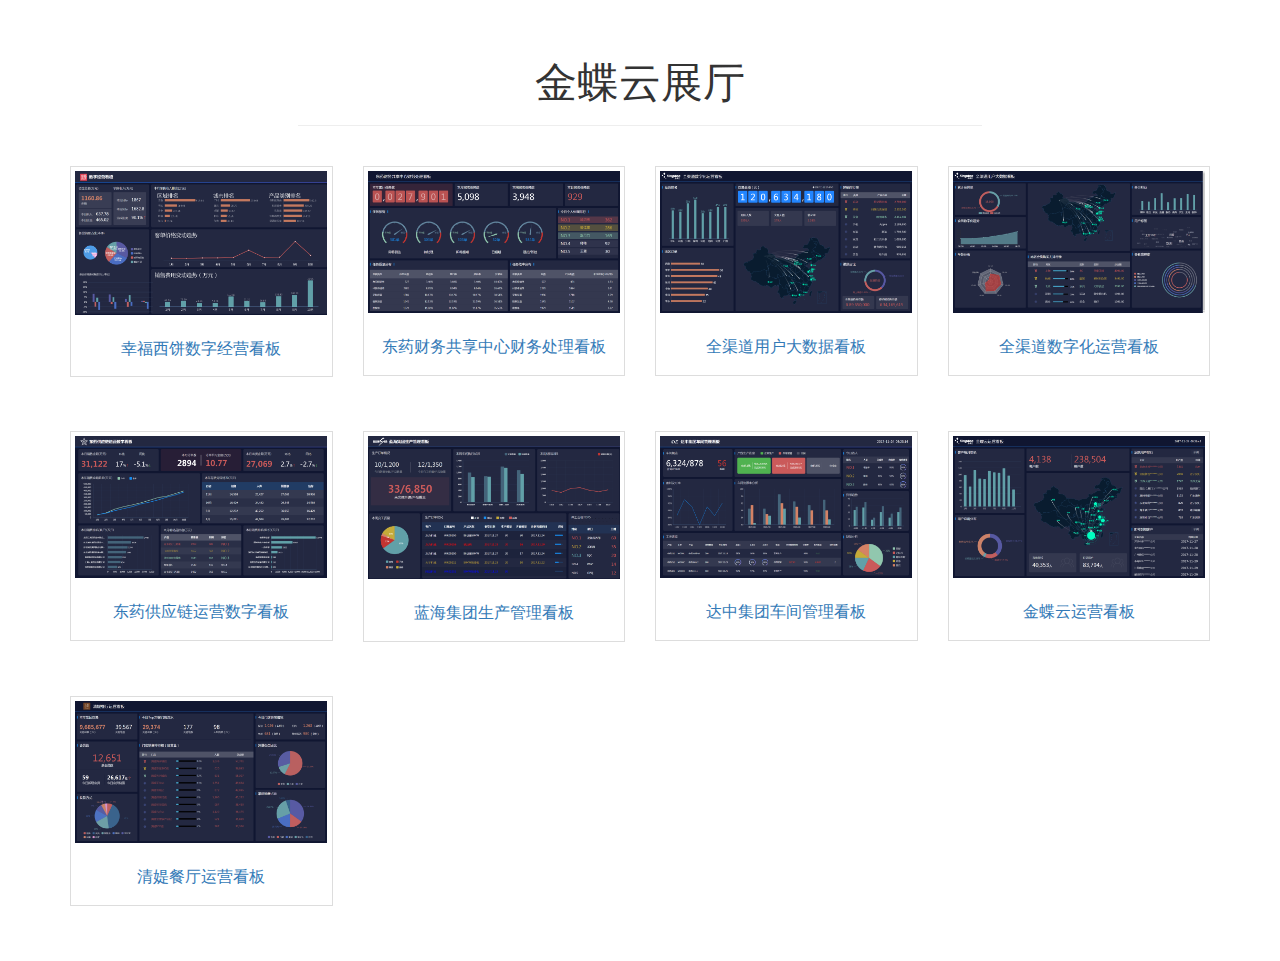
<file: Index.html>
﻿<!DOCTYPE html>
<html>
<head>
    <meta charset="utf-8">
    <title>金蝶云展厅</title>
    <link rel="stylesheet" type="text/css" href="common/css/bootstrap.min.css">
    <link rel="stylesheet" type="text/css" href="common/css/style.css">

</head>
<body style="background-color: #fff">
    <div class="container">

        <div class="page-header projects-header">
            <h2>金蝶云展厅</h2>
        </div>

        <div class="row projects-row">
            <div class="col-sm-6 col-md-4 col-lg-3 project-item">
                <div class="thumbnail">
                    <a href="happinesscake/index.html">
                        <img class="lazy" src="common/image/happinesscake.png">
                    </a><!-- target="_blank" -->
                    <div class="caption">
                        <h3>
                            <a href="happinesscake/index.html">幸福西饼数字经营看板</a>
                        </h3>
                    </div>
                </div>
            </div>

            <div class="col-sm-6 col-md-4 col-lg-3 project-item">
                <div class="thumbnail">
                    <a href="dongyao/index.html">
                        <img class="lazy" src="common/image/dongyao.png">
                    </a>
                    <div class="caption">
                        <h3>
                            <a href="dongyao/index.html">东药财务共享中心财务处理看板</a>
                        </h3>
                    </div>
                </div>
            </div>

            <div class="col-sm-6 col-md-4 col-lg-3 project-item">
                <div class="thumbnail">
                    <a href="ecc/index.html">
                        <img class="lazy" src="common/image/ecc1.png">
                    </a>
                    <div class="caption">
                        <h3>
                            <a href="ecc/index.html">全渠道用户大数据看板</a>
                        </h3>
                    </div>
                </div>
            </div>

            <div class="col-sm-6 col-md-4 col-lg-3 project-item">
                <div class="thumbnail">
                    <a href="ecc/index2.html">
                        <img class="lazy" src="common/image/ecc2.png">
                    </a>
                    <div class="caption">
                        <h3>
                            <a href="ecc/index2.html">全渠道数字化运营看板</a>
                        </h3>
                    </div>
                </div>
            </div>

            <div class="col-sm-6 col-md-4 col-lg-3 project-item">
                <div class="thumbnail">
                    <a href="dongyaoscm/index.html">
                        <img class="lazy" src="common/image/dongyaoscm.png">
                    </a>
                    <div class="caption">
                        <h3>
                            <a href="dongyaoscm/index.html">东药供应链运营数字看板</a>
                        </h3>
                    </div>
                </div>
            </div>

            <div class="col-sm-6 col-md-4 col-lg-3 project-item">
                <div class="thumbnail">
                    <a href="MANUFACTURE/index.html">
                        <img class="lazy" src="common/image/mfg.png">
                    </a>
                    <div class="caption">
                        <h3>
                            <a href="MANUFACTURE/index.html">蓝海集团生产管理看板</a>
                        </h3>
                    </div>
                </div>
            </div>

            <div class="col-sm-6 col-md-4 col-lg-3 project-item">
                <div class="thumbnail">
                    <a href="bsWorkshop/index.html">
                        <img class="lazy" src="common/image/lhmfg.png">
                    </a>
                    <div class="caption">
                        <h3>
                            <a href="bsWorkshop/index.html">达中集团车间管理看板</a>
                        </h3>
                    </div>
                </div>
            </div>

            <div class="col-sm-6 col-md-4 col-lg-3 project-item">
                <div class="thumbnail">
                    <a href="BASE/index.html">
                        <img class="lazy" src="common/image/base.png">
                    </a>
                    <div class="caption">
                        <h3>
                            <a href="BASE/index.html">金蝶云运营看板</a>
                        </h3>
                    </div>
                </div>
            </div>

            <div class="col-sm-6 col-md-4 col-lg-3 project-item">
                <div class="thumbnail">
                    <a href="cy/index.html">
                        <img class="lazy" src="common/image/cy.png">
                    </a><!-- target="_blank" -->
                    <div class="caption">
                        <h3>
                            <a href="cy/index.html">清媞餐厅运营看板</a>
                        </h3>
                    </div>
                </div>
            </div>
        </div>
    </div>
</body>
</html>
</file>
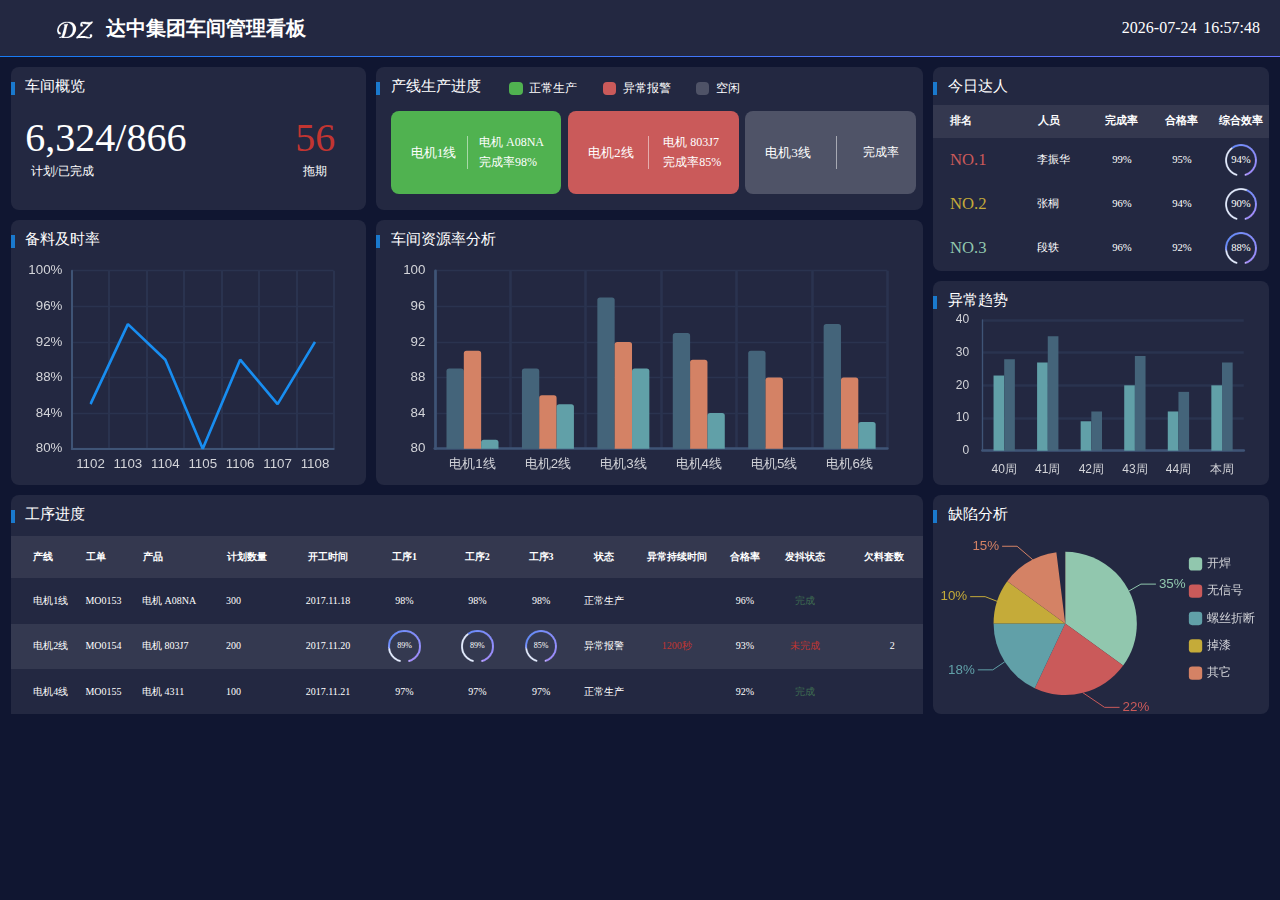
<file: bsWorkshop/index.html>
<!DOCTYPE html>
<html lang="en">
<head>
    <meta charset="UTF-8">
    <title>达中集团车间管理看板</title>
    <script>
    var setPro = 1;
        (function(doc, win) {
            var docEl = doc.documentElement,
                resizeEvt = 'orientationchange' in window ? 'orientationchange' : 'resize',
                recalc = function() {
                    var clientWidth = docEl.clientWidth;
                    if (!clientWidth) return;
                    setPro = clientWidth / 960;
                    docEl.style.fontSize = 10 * (clientWidth / 960) + 'px';
                };
                recalc();
            if (!doc.addEventListener) return;
            win.addEventListener(resizeEvt, recalc, false);
            doc.addEventListener('DOMContentLoaded', recalc, false);
        })(document, window);
    </script>
    <script src="js/jquery.min.js"></script>
    <script src="js/echarts.min.js"></script>
    <link rel="stylesheet" href="css/bsWorkshopRem.css">
</head>
<body>
    <div class="container">
        <div class="header">
          <div class="header_left">
            <div class="logo"></div>
            <h3>达中集团车间管理看板</h3>
          </div>
          <div class="header_right">
            <span id="date"></span><span id="time"></span>
          </div>
        </div>
        <div class="hr_2"></div>
        <div class="content">
            <div class="top">
                <div class="top_left">
                	<div class="top_left_small">
                		<h4 class="wrap_h4">车间概览</h4>
                		<div class="top_left_item_cont">
                			<div class="cont_left">
                				<p><span class="plan" Id =“plan”>6,324</span>/<span class="achieve">866</span></p>
                				<p class="small_fs">计划/已完成</p>
                			</div>
                			<div class="cont_right">
                				<p><span class="delay">56</span></p>
                				<p class="small_fs">拖期</p>
                			</div>
                		</div>
                	</div>
                	<div class="top_left_big">
                        <h4 class="chart_h4 wrap_h4">备料及时率</h4>
                		<div id="timeliness"></div>
                	</div>
                </div>
                <div class="top_middle">   
                	<div class="top_middle_small">
                		<h4 class="wrap_h4">产线生产进度</h4>
                		<ul class="progress_color">
                			<li><span class="green"></span>正常生产</li>
                			<li><span class="red"></span>异常报警</li>
                			<li><span class="gray"></span>空闲</li>
                		</ul>
                		<div class="progress_cont">
                			<div class="progress_item green">
                				<span class="num_line">电机1线</span>
                				<span class="split"></span>
                				<span class="pro_percent">电机 A08NA<br>完成率<span class="percent">98%</span></span>
                			</div>
                			<div class="progress_item red">
                				<span class="num_line">电机2线</span>
                				<span class="split"></span>
                				<span class="pro_percent">电机 803J7<br>完成率<span class="percent">85%</span></span>
                			</div>
                			<div class="progress_item gray">
                				<span class="num_line">电机3线</span>
                				<span class="split"></span>
                				<span class="pro_percent">完成率</span>
                			</div>
                		</div>
                	</div>
                	<div class="top_middle_big">
                        <h4 class="chart_h4 wrap_h4">车间资源率分析</h4>
                		<div id="resourceAnalysis"></div>
                	</div>
                </div>
                <div class="top_right">
                	<div class="top_right_small">
                		<h4 class="wrap_h4">今日达人</h4>
                		<table class="master_list">
                			<thead>
                				<tr>
                					<th>排名</th>
                					<th>人员</th>
                					<th>完成率</th>
                					<th>合格率</th>
                					<th>综合效率</th>
                				</tr>
                			</thead>
                			<tbody>
                				<tr>
                					<td class="td_red">NO.1</td>
                					<td>李振华</td>
                					<td>99%</td>
                					<td>95%</td>
                					<td><span class="pro_icon pro_64"></span>94%</td>
                				</tr>
                				<tr>
                					<td class="td_yellow">NO.2</td>
                					<td>张桐</td>
                					<td>96%</td>
                					<td>94%</td>
                					<td><span class="pro_icon pro_56"></span>90%</td>
                				</tr>
                				<tr>
                					<td class="td_green">NO.3</td>
                					<td>段轶</td>
                					<td>96%</td>
                					<td>92%</td>
                					<td><span class="pro_icon pro_78"></span>88%</td>
                				</tr>
                			</tbody>
                		</table>
                	</div>
                	<div class="top_right_big">
                        <h4 class="chart_h4 wrap_h4">异常趋势</h4>
                		<div id="abnormalTendency"></div>
                	</div>
                </div>
            </div>
            <div class="bottom">
                <div class="bottom_left">
                    <h4 class="wrap_h4">工序进度</h4>
                    <table class="progress_table">
                    	<thead>
                    		<tr>
                    			<th class="small_td">产线</th>
                    			<th class="small_td">工单</th>
                    			<th class="xbig_td">产品</th>
                    			<th class="big_td ">计划数量</th>
                    			<th class="big_td center">开工时间</th>
                    			<th class="xbig_td center">工序1</th>
                    			<th class="middle_td center">工序2</th>
                    			<th class="middle_td center">工序3</th>
                    			<th class="middle_td center">状态</th>
                    			<th class="xbig_td center">异常持续时间</th>
                    			<th class="small_td center">合格率</th>
                    			<th class="big_td center">发抖状态</th>
                    			<th class="big_td right">欠料套数</th>
                    		</tr>
                    	</thead>
                    	<tbody>
                    		<tr>
                    			<td>电机1线</td>
                    			<td>MO0153</td>
                    			<td>电机 A08NA</td>
                    			<td>300</td>
                    			<td class="center">2017.11.18</td>
                    			<td class="center">98%</td>
                    			<td class="center">98%</td>
                    			<td class="center">98%</td>
                    			<td class="center">正常生产</td>
                    			<td class="center"></td>
                    			<td class="center">96%</td>
                    			<td class="completed center">完成</td>
                    			<td class="right"></td>
                    		</tr>
                    		<tr>
                    			<td>电机2线</td>
                    			<td>MO0154</td>
                    			<td>电机 803J7</td>
                    			<td>200</td>
                    			<td class="center">2017.11.20</td>
                    			<td class="center"><span class="pro_icon pro_78">89%</span></td>
                    			<td class="center"><span class="pro_icon pro_64">89%</span></td>
                    			<td class="center"><span class="pro_icon pro_80">85%</span></td>
                    			<td class="center">异常报警</td>
                    			<td class="uncompleted center delay_second">1200秒</td>
                    			<td class="center">93%</td>
                    			<td class="uncompleted center">未完成</td>
                    			<td class="right">2</td>
                    		</tr>
                    		<tr>
                    			<td>电机4线</td>
                    			<td>MO0155</td>
                    			<td>电机 4311</td>
                    			<td>100</td>
                    			<td class="center">2017.11.21</td>
                    			<td class="center">97%</td>
                    			<td class="center">97%</td>
                    			<td class="center">97%</td>
                    			<td class="center">正常生产</td>
                    			<td class="center"></td>
                    			<td class="center">92%</td>
                    			<td class="completed center">完成</td>
                    			<td class="right"></td>
                    		</tr>
                    	</tbody>
                    </table>
                </div>
                <div class="bottom_right">
                    <h4 class="chart_h4 wrap_h4">缺陷分析</h4>
                   <div id="defectAnalysis"></div>
                </div>
            </div>
        </div>
    </div>
</body>
</html>
<script type="text/javascript" src="js/echartOption.js"></script>
<script type="text/javascript">
    $(function(){
        function timeController() {
            function _paddNum(num){
              num += "";
              return num.replace(/^(\d)$/,"0$1");
            }

            function _time() {
                clearTimeout(timer);//清除定时器
                date = new Date()
                var cfg = {
                   yyyy : date.getFullYear() //年 : 4位
                  ,MM : _paddNum(date.getMonth() + 1) //月 : 如果1位的时候补0
                  ,dd : _paddNum(date.getDate())//日 : 如果1位的时候补0
                  ,hh : _paddNum(date.getHours())  //时
                  ,mm : _paddNum(date.getMinutes()) //分
                  ,ss : _paddNum(date.getSeconds()) //秒
                }
                $('.time_head').text('最近数据更新时间：');
                $('#date').text(cfg.yyyy+"-"+cfg.MM+"-"+cfg.dd)
                $("#time").text(cfg.hh+":"+cfg.mm+":"+cfg.ss)
                timer = setTimeout(_time,1000); //设定定时器，循环运行
            }   

            var timer = setTimeout(_time,0); 
        }
        timeController();
        function formatter(val){
            return  val.slice(0,1) + ',' + val.slice(1);
        }
        function setAchieve(){
            var num = parseInt($(".achieve").text().replace(',',''));
            if(num<996){
                $(".achieve").text((num + 4).toString());
            }else if(num>=996 && num<6320){
                $(".achieve").text(formatter((num + 4).toString()));
            }else if(num>=6321 && num<6324){
                $(".achieve").text(formatter('6324'));
            }else{
                $(".achieve").text('866');
            }
        }
        function setDelaySecond(){
            var second = parseInt($(".delay_second").text());
            $(".delay_second").text((second + 5).toString() + '秒');
        }
        
        setInterval(setAchieve,5000);
        setInterval(setDelaySecond,5000);
    })
</script>
</file>
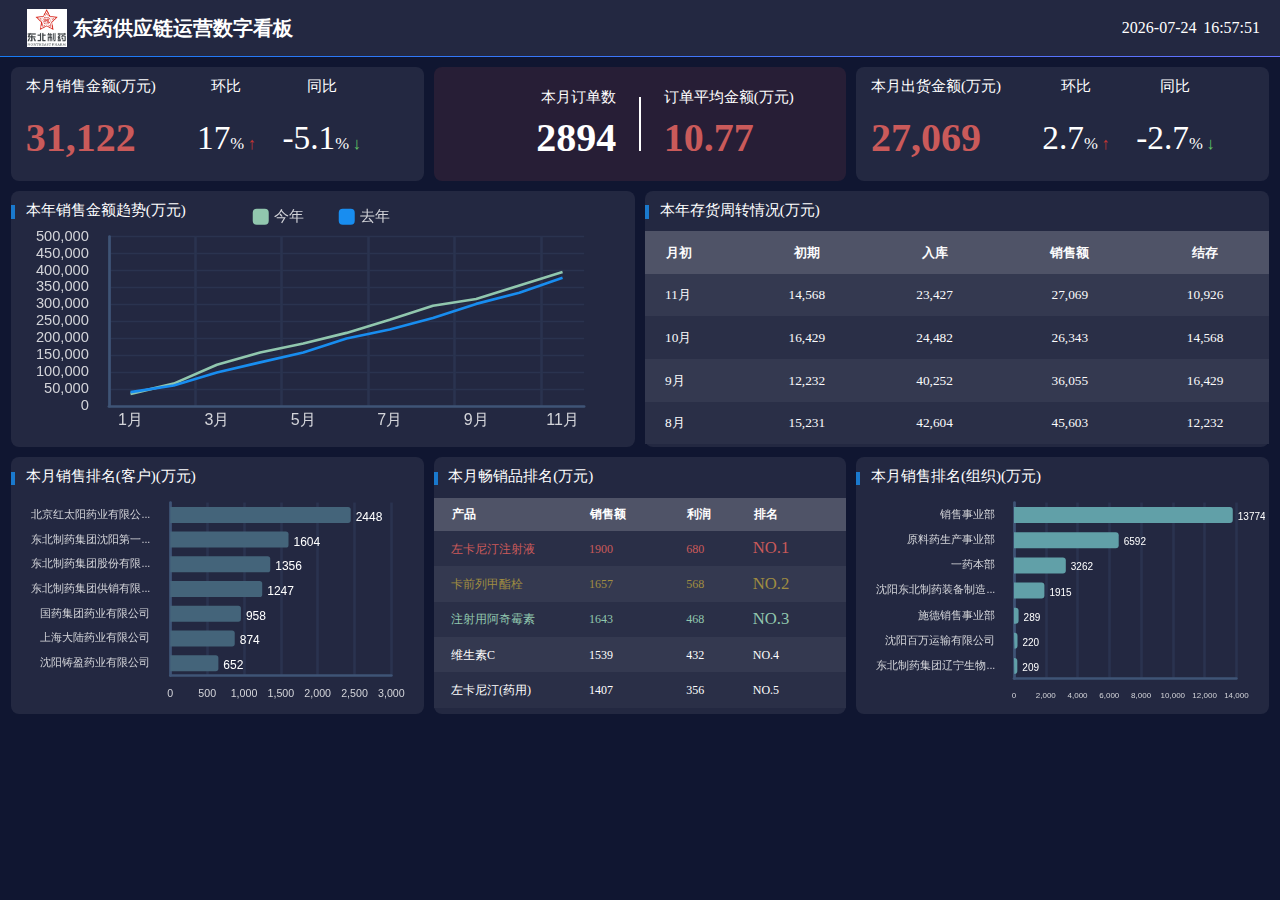
<file: dongyaoscm/index.html>
<!DOCTYPE html>
<html lang="en">
<head>
    <meta charset="UTF-8">
    <title>东药供应链运营数字看板</title>
	   <script src="js/jquery.min.js"></script>
    <script src="js/echarts.min.js"></script>
    <link rel="stylesheet" href="css/emOperationRem.css">
    <script>
    var setPro = 1;
        (function(doc, win) {
            var docEl = doc.documentElement,
                resizeEvt = 'orientationchange' in window ? 'orientationchange' : 'resize',
                recalc = function() {
                    var clientWidth = docEl.clientWidth;
                    if (!clientWidth) return;
                    setPro = clientWidth / 960;
                    docEl.style.fontSize = 10 * (clientWidth / 960) + 'px';
                };
                recalc();
            if (!doc.addEventListener) return;
            win.addEventListener(resizeEvt, recalc, false);
            doc.addEventListener('DOMContentLoaded', recalc, false);
        })(document, window);
    </script>
	<script type="text/javascript">
    function timeController() {
        function _paddNum(num){
          num += "";
          return num.replace(/^(\d)$/,"0$1");
        }

        function _time() {
            clearTimeout(timer);//清除定时器
            date = new Date()
            var cfg = {
               yyyy : date.getFullYear() //年 : 4位
              ,MM : _paddNum(date.getMonth() + 1) //月 : 如果1位的时候补0
              ,dd : _paddNum(date.getDate())//日 : 如果1位的时候补0
              ,hh : _paddNum(date.getHours())  //时
              ,mm : _paddNum(date.getMinutes()) //分
              ,ss : _paddNum(date.getSeconds()) //秒
            }
            $('#date').text(cfg.yyyy+"-"+cfg.MM+"-"+cfg.dd)
            $("#time").text(cfg.hh+":"+cfg.mm+":"+cfg.ss)
            timer = setTimeout(_time,1000); //设定定时器，循环运行
        }   
        var timer = setTimeout(_time,10); 
    }
    timeController();
</script>
 
</head>
<body>
    <div class="container">
        <div class="header">
          <div class="header_left">
            <div class="logo"></div>
            <h3>东药供应链运营数字看板</h3>
          </div>
          <div class="header_right">
            <span id="date"></span><span id="time"></span>
          </div>
        </div>
        <div class="hr_2"></div>
        <div class="content">
            <div class="top">
                <div class="top_item">
                    <div class="amount">
                        <h4>本月销售金额(万元)</h4>
                        <p class="sum">31,122</p>
                    </div> 
                    <div class="proportion">
                        <h4>环比</h4>
                        <p>17<span class="percent">%</span><span class="up">↑</span></p>
                    </div>
                    <div class="proportion">
                        <h4>同比</h4>
                        <p>-5.1<span class="percent">%</span><span class="down">↓</span></p>
                    </div>
                </div>
                <div class="top_item top_middle">
                    <div class="flex-item">
                        <h4>本月订单数</h4>
                        <p class="num">2894</p>
                    </div> 
                    <div class="split"></div>
                    <div class="flex-item">
                        <h4>订单平均金额(万元)</h4>
                        <p class="sum">10.77</p>
                    </div>  
                </div>
                <div class="top_item">
                    <div class="amount">
                        <h4>本月出货金额(万元)</h4>
                        <p class="sum">27,069</p>
                    </div> 
                    <div class="proportion">
                        <h4>环比</h4>
                        <p>2.7<span class="percent">%</span><span class="up">↑</span></p>
                    </div>
                    <div class="proportion">
                        <h4>同比</h4>
                        <p>-2.7<span class="percent">%</span><span class="down">↓</span></p>
                    </div>
                </div>
            </div>
            <div class="center">
                <div class="center_left">
                    <h4 class="chart_h4 wrap_h4">本年销售金额趋势(万元)</h4>
                    <div id="tendency_line"></div>
                </div>
                <div class="center_right">
                    <h4 class="wrap_h4">本年存货周转情况(万元)</h4>
                    <table class="stock_table">
                        <thead>
                            <tr>
                                <th>月初</th>
                                <th>初期</th>
                                <th>入库</th>
                                <th>销售额</th>
                                <th>结存</th>
                            </tr>
                        </thead>
                        <tbody>
                            <tr>
                                <td>11月</td>
                                <td>14,568</td>
                                <td>23,427</td>
                                <td>27,069</td>
                                <td>10,926</td>
                            </tr>
                            <tr>
                                <td>10月</td>
                                <td>16,429</td>
                                <td>24,482</td>
                                <td>26,343</td>
                                <td>14,568</td>
                            </tr>
                            <tr>
                                <td>9月</td>
                                <td>12,232</td>
                                <td>40,252</td>
                                <td>36,055</td>
                                <td>16,429</td>
                            </tr>
                            <tr>
                                <td>8月</td>
                                <td>15,231</td>
                                <td>42,604</td>
                                <td>45,603</td>
                                <td>12,232</td>
                            </tr>
                        </tbody>
                    </table>
                </div>
            </div>
            <div class="bottom">
                <div class="bottom_item">
                    <h4 class="chart_h4 wrap_h4">本月销售排名(客户)(万元)</h4>
                    <div id="customer_bar"></div>
                </div>
                <div class="bottom_item">
                    <h4 class="wrap_h4">本月畅销品排名(万元)</h4>
                    <table class="rank_table">
                        <thead>
                            <tr>
                                <th>产品</th>
                                <th>销售额</th>
                                <th>利润</th>
                                <th>排名</th>
                            </tr>
                        </thead>
                        <tbody>
                            <tr class="red">
                                <td>左卡尼汀注射液</td>
                                <td>1900</td>
                                <td>680</td>
                                <td class="fs_big">NO.1</td>
                            </tr>
                            <tr class="yellow">
                                <td>卡前列甲酯栓</td>
                                <td>1657</td>
                                <td>568</td>
                                <td class="fs_big">NO.2</td>
                            </tr>
                            <tr class="green">
                                <td>注射用阿奇霉素</td>
                                <td>1643</td>
                                <td>468</td>
                                <td class="fs_big">NO.3</td>
                            </tr>
                            <tr>
                                <td>维生素C</td>
                                <td>1539</td>
                                <td>432</td>
                                <td>NO.4</td>
                            </tr>
                            <tr>
                                <td>左卡尼汀(药用)</td>
                                <td>1407</td>
                                <td>356</td>
                                <td>NO.5</td>
                            </tr>
                        </tbody>
                    </table>
                </div>
                <div class="bottom_item">
                    <h4 class="chart_h4 wrap_h4">本月销售排名(组织)(万元)</h4>
                    <div id="organization_bar"></div>
                </div>
            </div>
        </div>
    </div>
</body>
</html>
<script type="text/javascript" src="js/echartOption.js"></script>
</file>
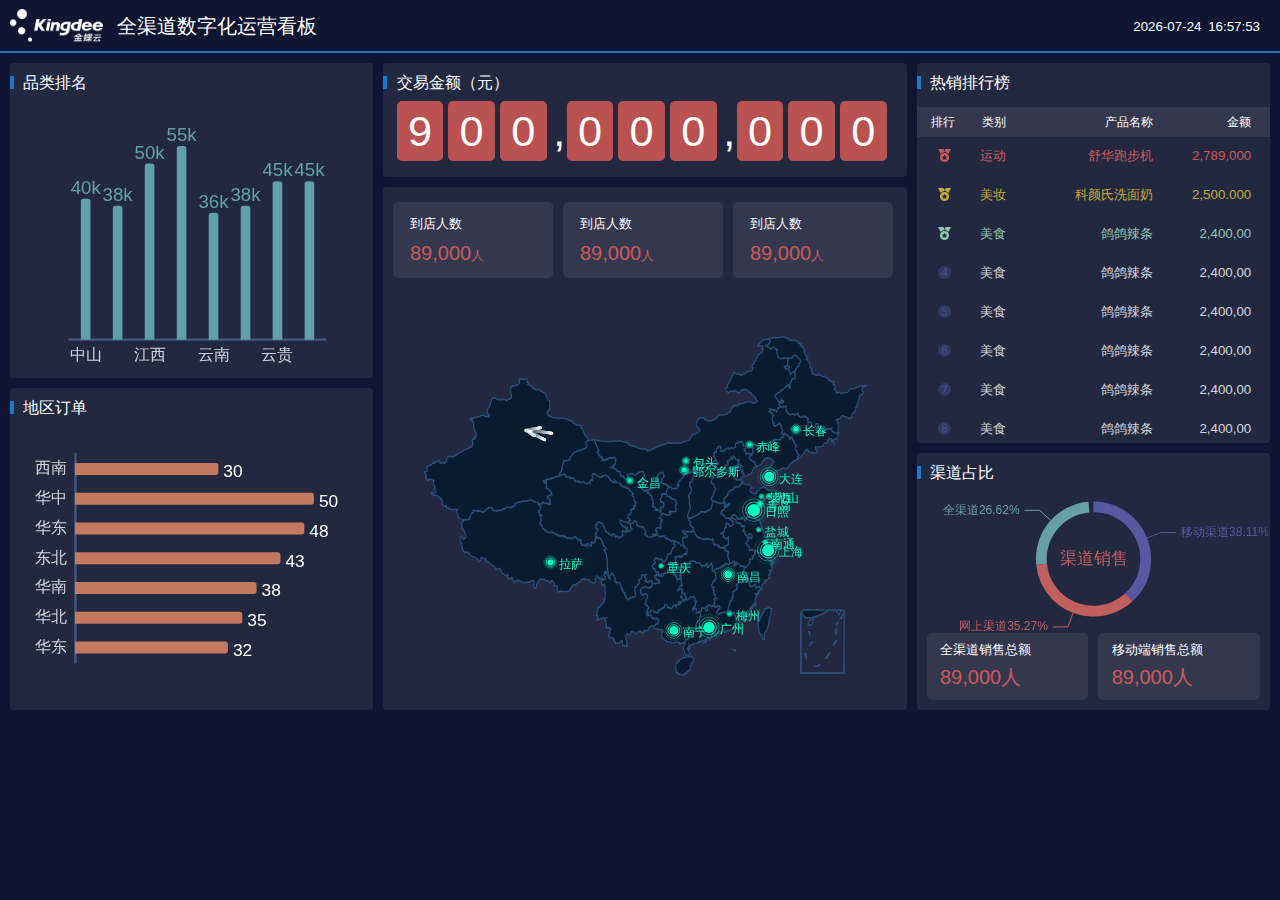
<file: ecc/index.html>
<!DOCTYPE html>
<html>
	<head lang="en">
		<meta name="viewport" content="width=device-width, initial-scale=1.0, maximum-scale=1.0, user-scalable=no" />
		<meta charset="utf-8">
		<title>全渠道数字化</title>
		<script>
		var setPro = 1;
        (function(doc, win) {
            var docEl = doc.documentElement,
                resizeEvt = 'orientationchange' in window ? 'orientationchange' : 'resize',
                recalc = function() {
                    var clientWidth = docEl.clientWidth;
                    if (!clientWidth) return;
                    setPro = clientWidth / 960;
                    docEl.style.fontSize = 10 * (clientWidth / 960) + 'px';
                };
                recalc();
            if (!doc.addEventListener) return;
            win.addEventListener(resizeEvt, recalc, false);
            doc.addEventListener('DOMContentLoaded', recalc, false);
        })(document, window);
		</script>
		<link rel="stylesheet" type="text/css" href="css/digital.css">
		<style type="text/css">

		</style>
	</head>
	<div class="container" id="app">
		<div class="header">
			<div class="head-logo"></div>
			<h3 class="header-left">全渠道数字化运营看板</h3>
			<div class="header_right">
                <span id="date"></span><span id="time"></span>
            </div>
		</div>
		<div class="content clearFix">
			<div class="left ">
				<div class="left-top">
					<p class="item-title one-line">品类排名</p>
					<div class="bar-chart-one" id="bar-one">

					</div>
				</div>
				<div class="left-bottom">
					<p class="item-title one-line">地区订单</p>
					<div class="bar-chart-two" id="bar-two">

					</div>
				</div>
			</div>
			<div class="center ">
				<div class="center-top">
					<div class="clearFix">
						<p class="item-title one-line fl">交易金额（元）</p>
						<div class="time-div fl" style="display: none;">
							<img src="./img/timeLogo.png" alt="" class="time-logo">
							<p class="time">
								2017-09-28/10:18:36
							</p>
						</div>
					</div>
					<div class="clearFix renWu-div">
						<!--<p class=" num-p">9</p>
                        <p class=" num-p">0</p>
                       <p class=" num-p">0</p>
                       <div class="dom-div"><span>,</span></div>
                       <p class="pink-P num-p">0</p>
                       <p class="pink-P num-p">0</p>
                       <p class="pink-P num-p">0</p>
                       <div class="dom-div"><span>,</span></div>
                       <p class="pink-P num-p">0</p>
                       <p class="pink-P num-p">0</p>
                       <p class="pink-P num-p">0</p>-->
					</div>

				</div>
				<div class="center-bottom">
					<ul class="center-bottom-card clearFix">
						<li class="card-item">
							<p>到店人数</p>
							<p><span>89,000</span>人</p>
						</li>
						<li class="card-item">
							<p>到店人数</p>
							<p><span>89,000</span>人</p>
						</li>
						<li class="card-item">
							<p>到店人数</p>
							<p><span>89,000</span>人</p>
						</li>
					</ul>
					<div class="chart-map" id="map-zoomData">

					</div>
				</div>
			</div>
			<div class="right ">
				<div class="right-top">
					<p class="item-title one-line">热销排行榜</p>
					<ul class="table-efficient">
						<div class="table-head">
							<p class="head-cell-one">排行</p>
							<p class="cell-two">类别</p>
							<p class="cell-three">产品名称</p>
							<p class="cell-four">金额</p>
						</div>
					</ul>

				</div>
				<div class="right-bottom">
					<p class="item-title one-line">渠道占比</p>
					<div class="chart-pie" id="pie-one">

					</div>
					<div class="sale-div clearFix">
						<div class="sale-item">
							<p>全渠道销售总额</p>
							<p>89,000人</p>
						</div>
						<div class="sale-item">
							<p>移动端销售总额</p>
							<p>89,000人</p>
						</div>
					</div>
				</div>
			</div>
		</div>
	</div>

	<body>

	</body>

	<script type="text/javascript" src="./js/jquery.min.js"></script>
	<script type="text/javascript" src="./js/echarts.min.js"></script>
	<script type="text/javascript" src="./js/china.js"></script>
	<script type="text/javascript" src="./js/mapOption.js"></script>
	<script type="text/javascript" src="./js/barAndPie.js"></script>
	<script type="text/javascript" src="./js/data.js"></script>
	<!-- <script type="text/javascript" src="./js/vue.min.js"></script> -->
	<!-- <script type="text/javascript" src="./js/instrument.js"></script> -->
	<script type="text/javascript">
	</script>
	<script type="text/javascript">
	function timeController() {
	        function _paddNum(num){
	          num += "";
	          return num.replace(/^(\d)$/,"0$1");
	        }

	        function _time() {
	            clearTimeout(timer);//清除定时器
	            date = new Date()
	            var cfg = {
	               yyyy : date.getFullYear() //年 : 4位
	              ,MM : _paddNum(date.getMonth() + 1) //月 : 如果1位的时候补0
	              ,dd : _paddNum(date.getDate())//日 : 如果1位的时候补0
	              ,hh : _paddNum(date.getHours())  //时
	              ,mm : _paddNum(date.getMinutes()) //分
	              ,ss : _paddNum(date.getSeconds()) //秒
	            }
	            $('.time_head').text('最近数据更新时间：');
	            $('#date').text(cfg.yyyy+"-"+cfg.MM+"-"+cfg.dd)
	            $("#time").text(cfg.hh+":"+cfg.mm+":"+cfg.ss)
	            timer = setTimeout(_time,1000); //设定定时器，循环运行
	        }

	        var timer = setTimeout(_time,100);
	    }
	timeController();
	</script>
</html>
</file>
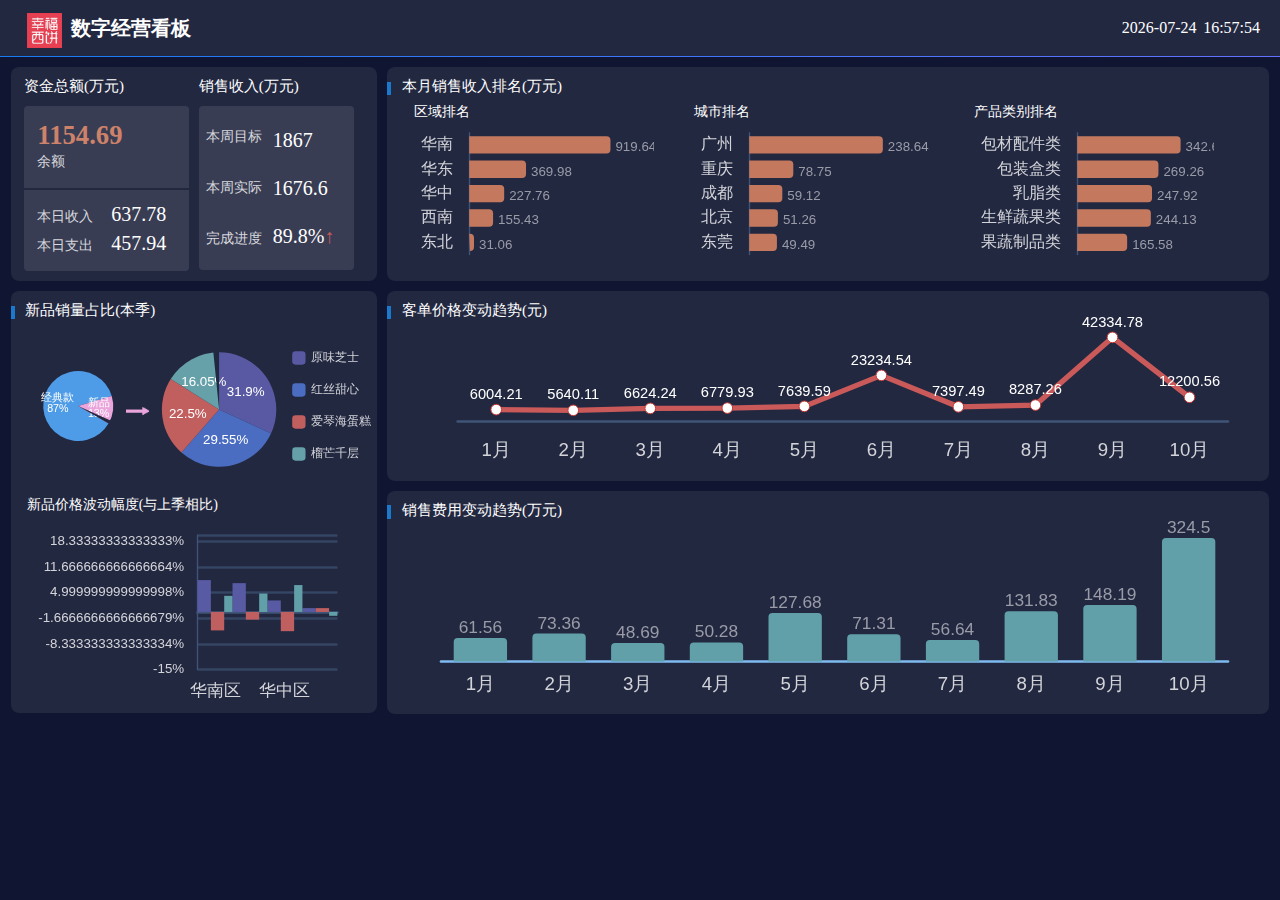
<file: happinesscake/index.html>
﻿<!DOCTYPE html>
<html lang="en">
<head>
    <meta charset="UTF-8">
    <title>数字经营看板</title>
    <script>
    var setPro = 1;
        (function(doc, win) {
            var docEl = doc.documentElement,
                resizeEvt = 'orientationchange' in window ? 'orientationchange' : 'resize',
                recalc = function() {
                    var clientWidth = docEl.clientWidth;
                    if (!clientWidth) return;
                    setPro = clientWidth / 960;
                    docEl.style.fontSize = 10 * (clientWidth / 960) + 'px';
                };
                recalc();
            if (!doc.addEventListener) return;
            win.addEventListener(resizeEvt, recalc, false);
            doc.addEventListener('DOMContentLoaded', recalc, false);
        })(document, window);
    </script>
    <script src="js/jquery.min.js"></script>
    <script src="js/echarts.min.js"></script>
    <link rel="stylesheet" href="css/happinesscakeRem.css">
</head>
<body> 
    <div class="container">
        <div class="header">
          <div class="header_left">
            <div class="logo"></div>
            <h3>数字经营看板</h3>
          </div>
          <div class="header_right">
                <span id="date"></span><span id="time"></span>
          </div>
        </div>
        <div class="hr_2"></div>
        <div class="content">
            <div class="top">
                <div class="top_left">
                    <div class="account">
                        <h4>资金总额(万元)</h4>
                        <div  class="account_item">
                            <p  id="balance1" class="balance">1154.69</p>
                            <p>余额</p>
                        </div>
                        
                        <div class="account_item">
                            <p>本日收入<span id="balancein" class="number">637.78</span></p>
                            <p>本日支出<span id="balanceout" class="number">457.94</span></p>
                        </div>
                    </div>
                    <div class="income">
                        <h4>销售收入(万元)</h4>
                        <div class="flex_box">
                            <div class="flex_item">
                                <p>本周目标</p>
                                <p>本周实际</p>
                                <p>完成进度</p>
                            </div>
                            <div class="flex_item">
                               <p><span id="weektarget" class="number">1867</span></p>
                               <p><span id="weekreality" class="number">1676.6</span></p>
                               <p><span id="weekschedule" class="number">89.8%</span><span class="up">↑</span></p> 
                            </div>
                        </div>
                    </div>
                </div>
                <div class="top_right">
                    <h4 class="wrap_h4">本月销售收入排名(万元)</h4>
                    <div class="bar_cont">
                        <div class="bar_item">
                            <h5>区域排名</h5>
                            <div id="areaBar"></div>
                        </div>
                        <div class="bar_item">
                            <h5>城市排名</h5>
                            <div id="cityBar"></div>
                        </div>
                        <div class="bar_item">
                            <h5>产品类别排名</h5>
                            <div id="kindBar"></div>
                        </div>
                    </div>
                </div>
            </div>
            <div class="bottom">
                <div class="bottom_left">
                    <div class="new_pro">
                        <h4 class="wrap_h4">新品销量占比(本季)</h4>
                        <div class ="pro_cont">
                            <div id="comparePie"></div>
                            <div class="to"></div>
                            <div id="newPie"></div>
                        </div>
                    </div>
                    <div class="new_price">
                        <h5>新品价格波动幅度(与上季相比)</h5>
                        <div id="pirceBar"></div>
                    </div>
                </div>
                <div class="bottom_right">
                    <div class="bottom_right_small">
                        <h4 class="chart_h4 wrap_h4">客单价格变动趋势(元)</h4>
                        <div id="priceTendencyLine"></div>
                    </div>
                    <div class="bottom_right_big">
                        <h4 class="chart_h4 wrap_h4">销售费用变动趋势(万元)</h4>
                        <div id="taskTendencyBar"></div>
                    </div>
                </div>
            </div>
        </div>
    </div>
</body>
</html>
<script type="text/javascript" src="js/echartOption.js"></script>
<script type="text/javascript">
        $(function(){
           function timeController() {
                       function _paddNum(num){
                         num += "";
                         return num.replace(/^(\d)$/,"0$1");
                       }

                       function _time() {
                           clearTimeout(timer);//清除定时器
                           date = new Date()
                           var cfg = {
                              yyyy : date.getFullYear() //年 : 4位
                             ,MM : _paddNum(date.getMonth() + 1) //月 : 如果1位的时候补0
                             ,dd : _paddNum(date.getDate())//日 : 如果1位的时候补0
                             ,hh : _paddNum(date.getHours())  //时
                             ,mm : _paddNum(date.getMinutes()) //分
                             ,ss : _paddNum(date.getSeconds()) //秒
                           }
                           $('#date').text(cfg.yyyy+"-"+cfg.MM+"-"+cfg.dd)
                           $("#time").text(cfg.hh+":"+cfg.mm+":"+cfg.ss)
                           timer = setTimeout(_time,1000); //设定定时器，循环运行
                       }   

                       var timer = setTimeout(_time,0); 

                   }
                   timeController();

                   setInterval(function () {
                       var binit = parseFloat($('#balance1').text());
                       var iinit = parseFloat($('#balancein').text());
                       var oinit = parseFloat($('#balanceout').text());
                       var winit = parseFloat($('#weekreality').text());
                       var wtarget = parseFloat($('#weektarget').text());
                       var balancein = (Math.random() * 0.1);
                       var balanceout = (Math.random() * 0.1);
                       var sum = balancein - balanceout;

                       iinit = iinit + balancein;
                       oinit = oinit + balanceout;
                       binit = binit + sum;
                       winit = winit + balancein;
                       //alert(winit);
                       var prent = parseFloat(winit / wtarget).toFixed(4) * 100;
                       // alert(prent);
                       document.getElementById('balance1').innerHTML = binit.toFixed(2);
                       document.getElementById('balancein').innerHTML = iinit.toFixed(2);
                       document.getElementById('balanceout').innerHTML = oinit.toFixed(2);
                       document.getElementById('weekreality').innerHTML = winit.toFixed(1);
                       document.getElementById('weekschedule').innerHTML = prent.toFixed() + "%";
                   }, 5000); 
        })

</script>
</file>
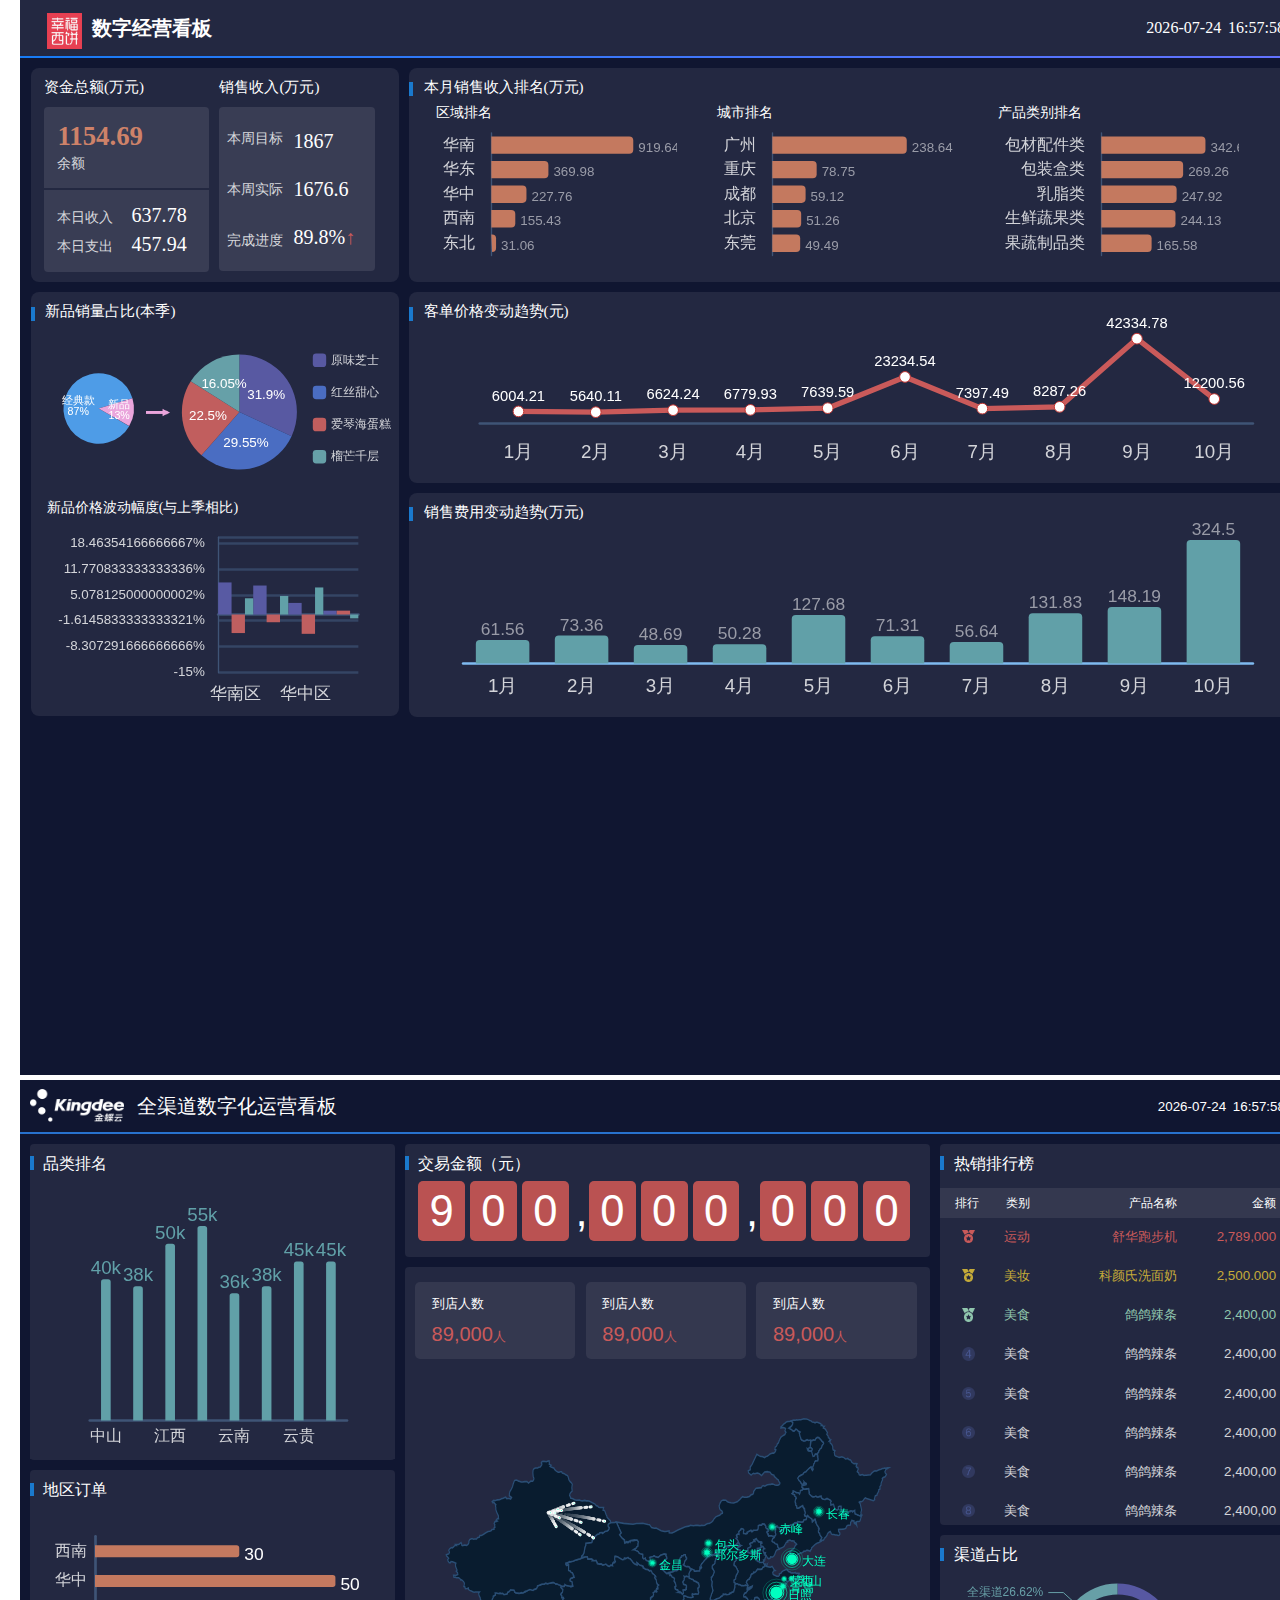
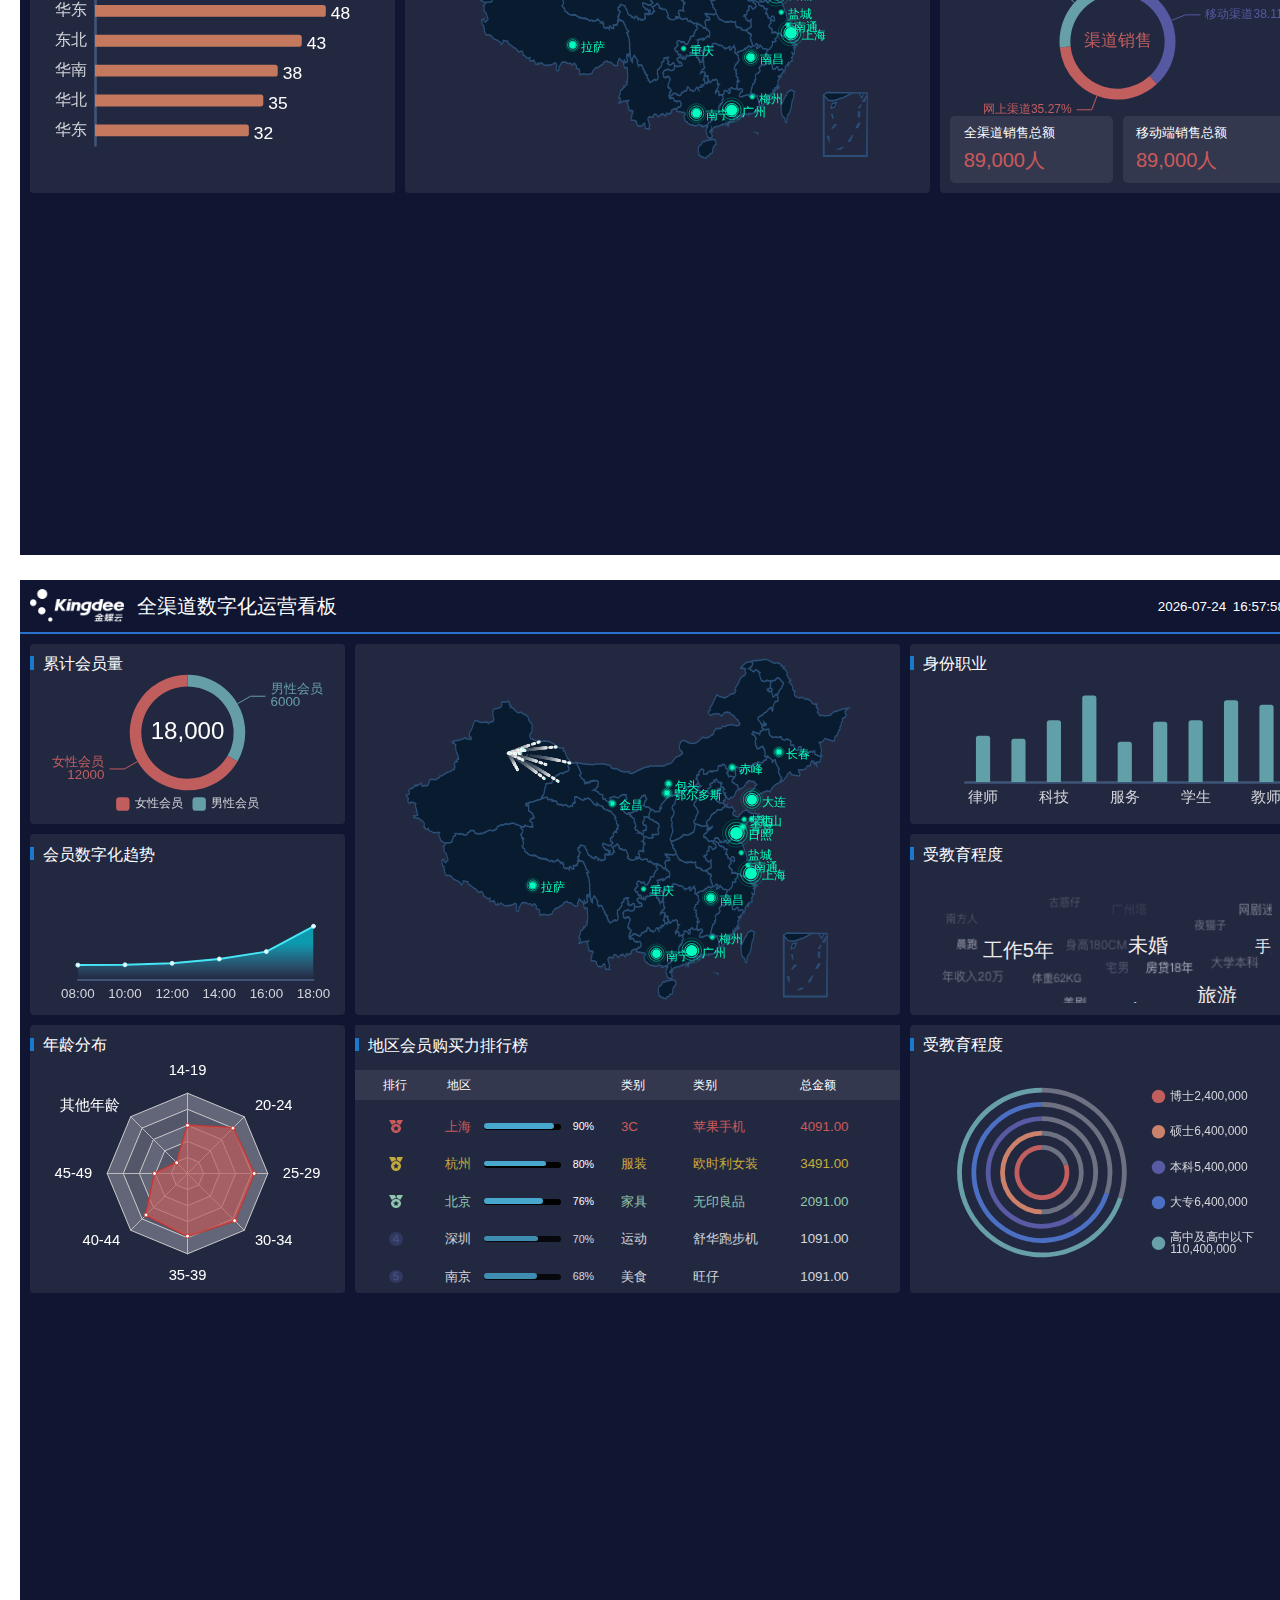
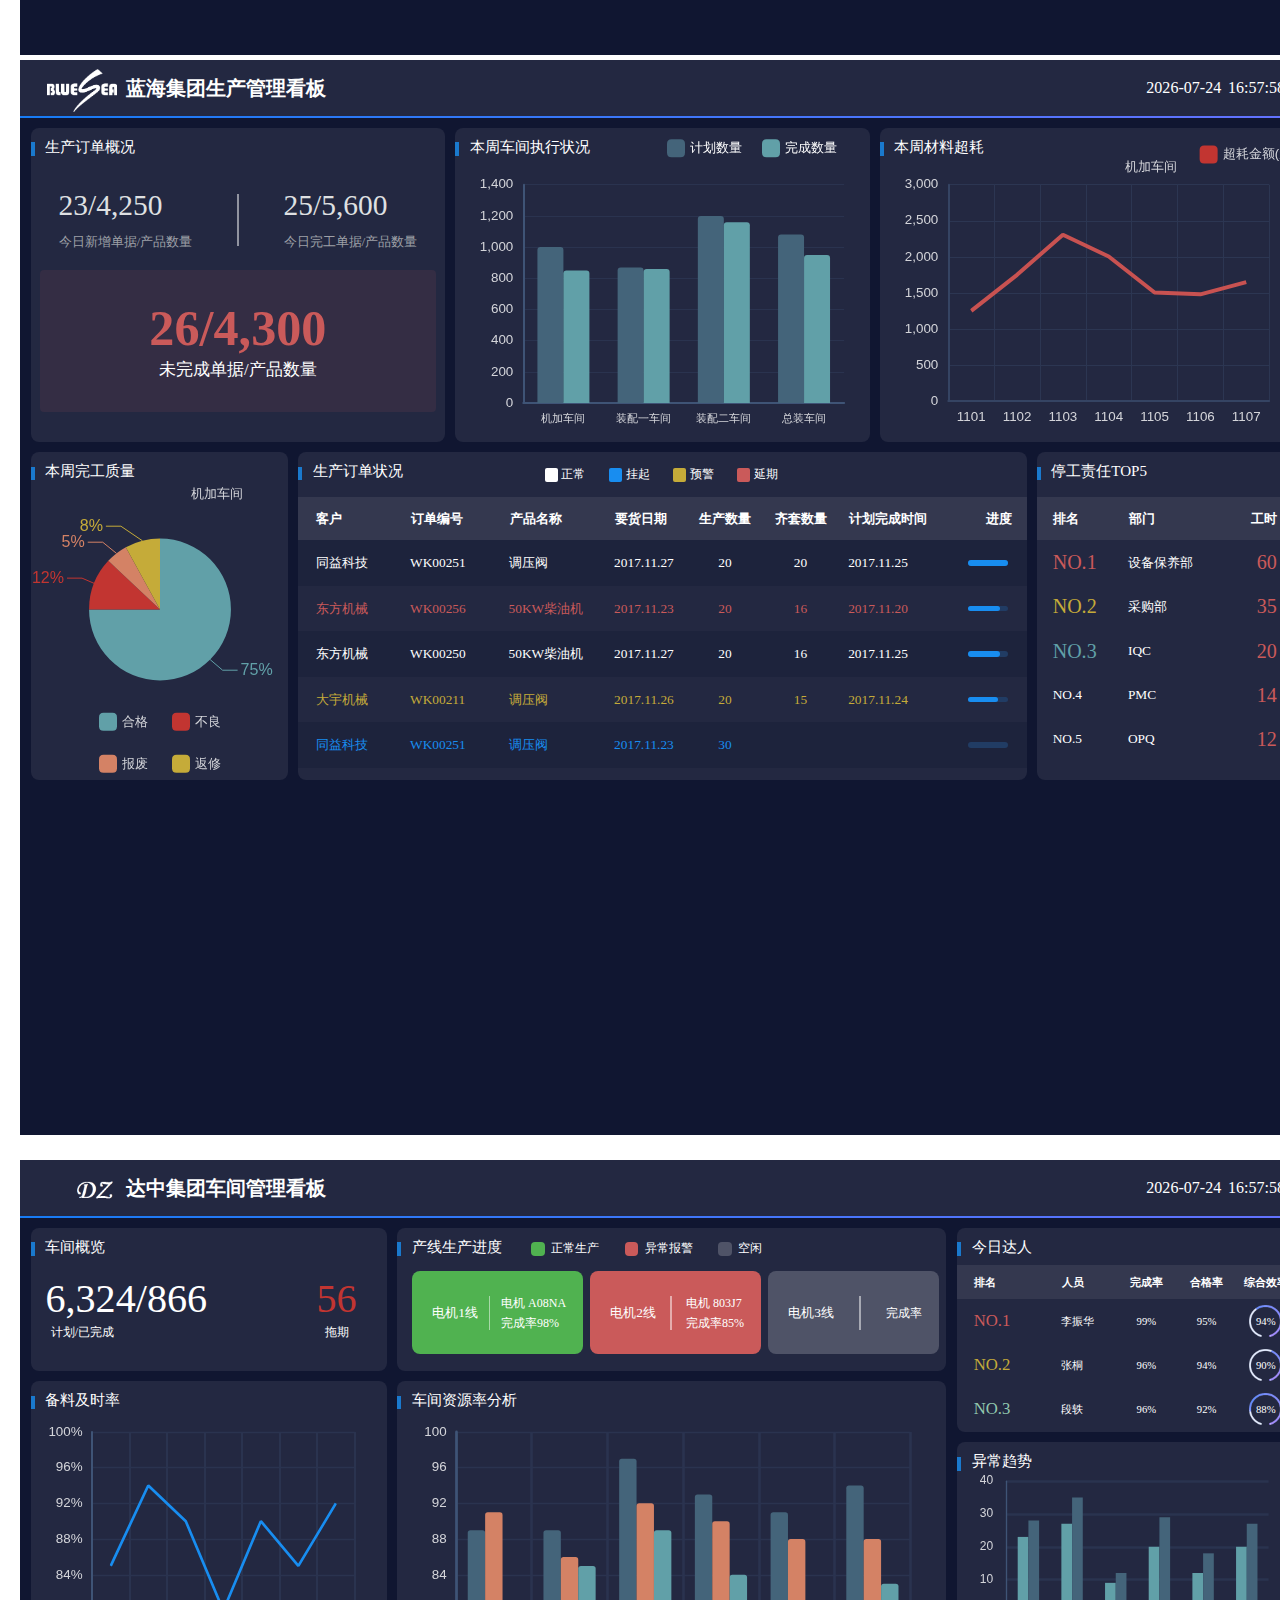
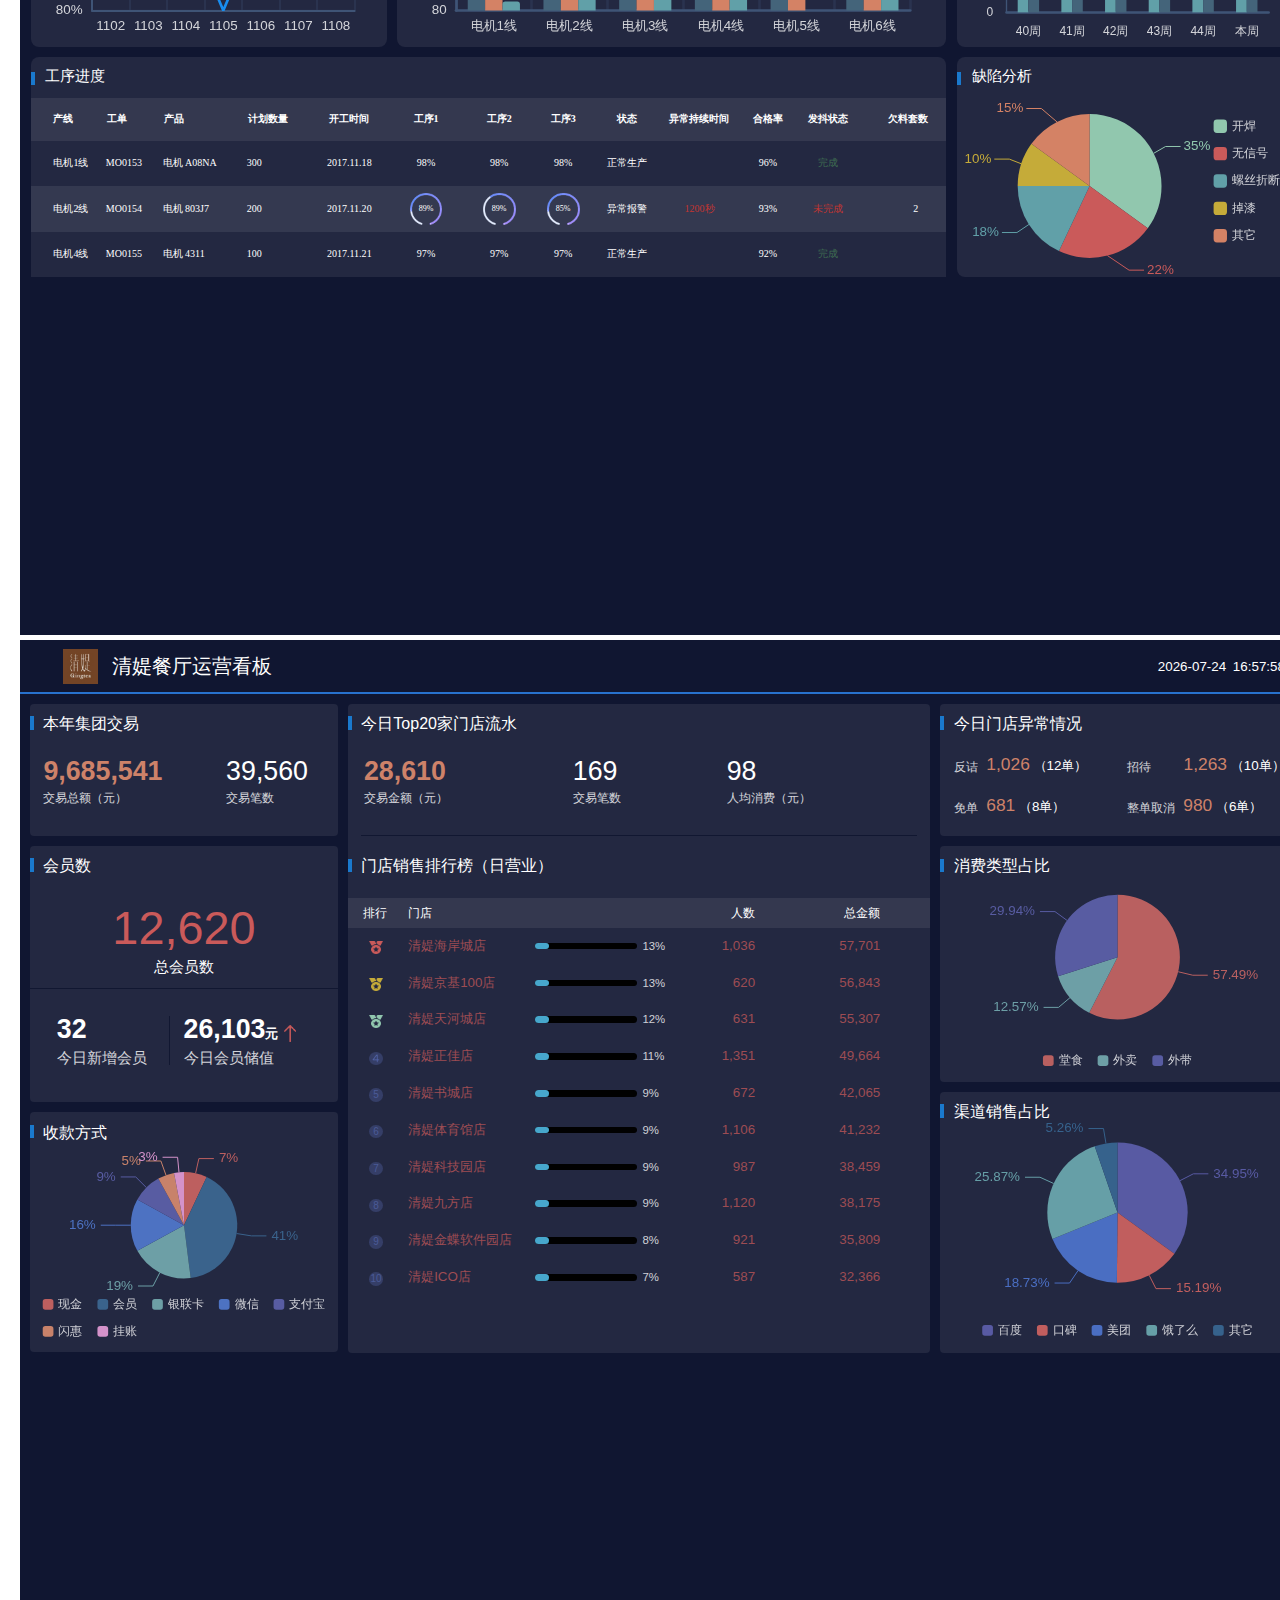
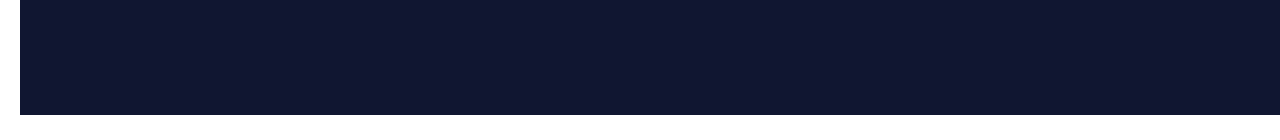
<file: Index2.html>
<!DOCTYPE html>
<html>
<head>
	<meta charset="utf-8">
	<title>金蝶云展厅</title>
	<link rel="stylesheet" type="text/css" href="common/css/bootstrap.min.css">
	<style type="text/css">
		body{
			height: 225rem;
			width: 396rem;
			padding: 0 2rem 0 2rem;
		}
		.view{
			float:left;	
			padding-right:2rem;
		}
		.view:last-child{
			padding-right: 0;
		}
		.showPage{
			width: 128.5rem;
			height: 75rem
		}
		.row{
			padding-bottom: 2rem;
		}
		.p0{
			padding: 0;
		}
		.m0{
			margin: 0;
		}
	</style>
</head>
<body>
	<div class="container-fluid">
		<div class="row" style="width: 100%; height: 33%;">
			<div class="view">
				 <iframe class="showPage" frameborder="0" src="happinesscake/index.html"></iframe>
			</div>
			<div class="view">
				<iframe class="showPage" frameborder="0" src="dongyao/index.html"></iframe>
			</div>
			<div class="view">
				<iframe class="showPage" frameborder="0" src="ecc/index.html"></iframe>
			</div>
		</div>
		<div class="row" style="width: 100%; height: 33%;">
			<div class="view">
				<iframe class="showPage" frameborder="0" src="ecc/index2.html"></iframe>
			</div>
			<div class="view">
				<iframe class="showPage" frameborder="0" src="dongyaoscm/index.html"></iframe>
			</div>
			<div class="view">
				<iframe class="showPage" frameborder="0" src="MANUFACTURE/index.html"></iframe>
			</div>
		</div>
		<div class="row" style="width: 100%; height: 33%;">
			<div class="view">
				<iframe class="showPage" frameborder="0" src="bsWorkshop/index.html"></iframe>
			</div>
			<div class="view">
				<iframe class="showPage" frameborder="0" src="BASE/index.html"></iframe>
			</div>
			<div class="view">
				<iframe class="showPage" frameborder="0" src="cy/index.html"></iframe>
			</div>
		</div>
		</div>
	</div>
</body>
<script type="text/javascript" src="common/js/jquery.min.js"></script>
<script type="text/javascript">
	$(function(){
		$('iframe').height(1075);
	});
</script>
</html>
</file>
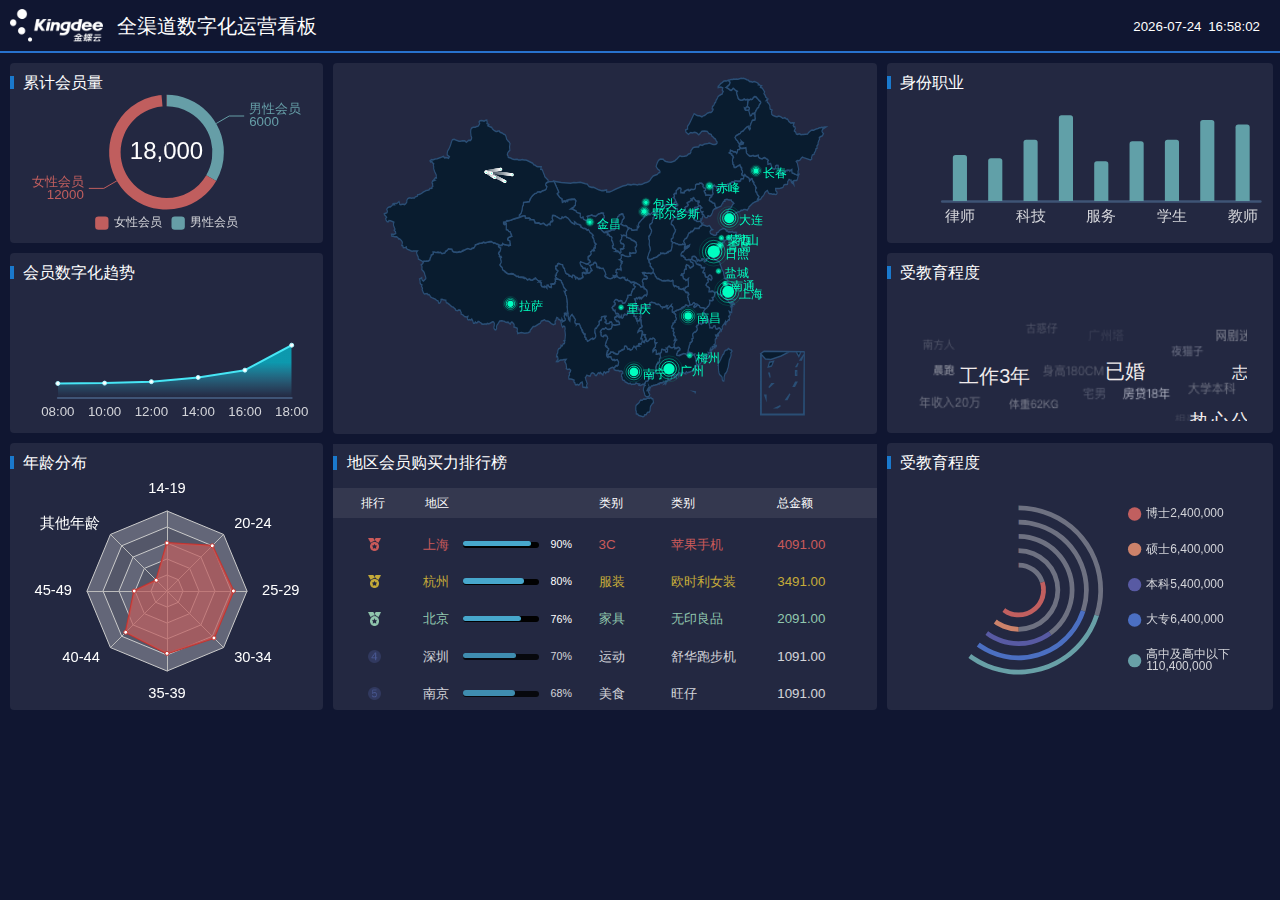
<file: ecc/index2.html>
<!DOCTYPE html>
<html>

	<head lang="en">
		<meta name="viewport" content="width=device-width, initial-scale=1.0, maximum-scale=1.0, user-scalable=no" />
		<meta charset="utf-8">
		<title>全渠道数字化</title>
		<script>
		var setPro = 1;
        (function(doc, win) {
            var docEl = doc.documentElement,
                resizeEvt = 'orientationchange' in window ? 'orientationchange' : 'resize',
                recalc = function() {
                    var clientWidth = docEl.clientWidth;
                    if (!clientWidth) return;
                    setPro = clientWidth / 960;
                    docEl.style.fontSize = 10 * (clientWidth / 960) + 'px';
                };
                recalc();
            if (!doc.addEventListener) return;
            win.addEventListener(resizeEvt, recalc, false);
            doc.addEventListener('DOMContentLoaded', recalc, false);
        })(document, window);
		</script>
		<link rel="stylesheet" type="text/css" href="css/digital.css">
		<link rel="stylesheet" type="text/css" href="css/digital2.css">
	</head>
	<div class="container" id="app">
		<div class="header">
			<div class="head-logo"></div>
			<h3 class="header-left">全渠道数字化运营看板</h3>
			<div class="header_right">
                <span id="date"></span><span id="time"></span>
            </div>
		</div>
		<div class="content clearFix">
			<div class="left ">
				<div class="left-top">
					<p class="item-title one-line">累计会员量</p>
					<div id="left-one">

					</div>
				</div>
				<div class="left-center">
					<p class="item-title one-line">会员数字化趋势</p>
					<div id="left-two">

					</div>
				</div>
				<div class="left-bottom">
					<p class="item-title one-line">年龄分布</p>
					<div id="left-three">

					</div>
				</div>
			</div>
			<div class="center ">
				<div class="center-top">
					<div class="chart-map" id="map-zoomData">
					</div>
				</div>
				<div class="center-bottom">
					<div id="center-two">
						<p class="item-title one-line">地区会员购买力排行榜</p>
						<ul class="table-efficient">
							<div class="table-head">
								<p class="head-cell-one">排行</p>
								<p class="cell-two">地区</p>
								<p class="cell-three"></p>
								<p class="cell-four">类别</p>
								<p class="cell-five">类别</p>
								<p class="cell-six">总金额</p>
							</div>
						</ul>
					</div>
				</div>
			</div>
			<div class="right ">
				<div class="right-top">
					<p class="item-title one-line">身份职业</p>
					<div id="right-one">

					</div>
				</div>
				<div class="right-center">
					<p class="item-title one-line">受教育程度</p>
					<div class="r-center">
						<div class="r-scroll" style="margin-top:25px;">
							<ul>
								<li class="p-boy">
									<span class="lab1">工作8年</span>
									<span class="lab2">公务员</span>
									<span class="lab3">已婚</span>
									<span class="lab4">周晓明</span>
									<span class="lab5">省钱</span>
									<span class="lab6">数码控</span>
									<span class="lab7">男性</span>
									<span class="lab8">健身达人</span>
									<span class="lab9">游戏迷</span>
									<img src="./img/boy.png"/>
								</li>
								<li class="p-girl">
									<span class="lab1">未婚</span>
									<span class="lab2">90后</span>
									<span class="lab3">杨乐</span>
									<span class="lab4">23岁</span>
									<span class="lab5">女性</span>
									<span class="lab6">大学本科</span>
									<span class="lab7">喜剧</span>
									<img src="./img/girl.png" />
								</li>
							</ul>
						</div>
					</div>
				</div>
				<div class="right-bottom">
					<p class="item-title one-line">受教育程度</p>
					<div id="right-three">

					</div>
				</div>
			</div>
		</div>
	</div>
	</div>

	<body>
	</body>

	<script type="text/javascript" src="./js/jquery.min.js"></script>
	<script type="text/javascript" src="./js/jquery.imgscroll.min.js"></script>
	<script type="text/javascript" src="./js/echarts.min.js"></script>
	<script type="text/javascript" src="./js/china.js"></script>
	<script type="text/javascript" src="./js/mapOption.js"></script>
	<script type="text/javascript" src="./js/barAndPie2.js"></script>
	<!-- <script type="text/javascript" src="./js/vue.min.js"></script> -->
	<!-- <script type="text/javascript" src="./js/instrument.js"></script> -->
	<script type="text/javascript">
	function timeController() {
			function _paddNum(num){
			  num += "";
			  return num.replace(/^(\d)$/,"0$1");
			}

			function _time() {
				clearTimeout(timer);//清除定时器
				date = new Date()
				var cfg = {
				   yyyy : date.getFullYear() //年 : 4位
				  ,MM : _paddNum(date.getMonth() + 1) //月 : 如果1位的时候补0
				  ,dd : _paddNum(date.getDate())//日 : 如果1位的时候补0
				  ,hh : _paddNum(date.getHours())  //时
				  ,mm : _paddNum(date.getMinutes()) //分
				  ,ss : _paddNum(date.getSeconds()) //秒
				}
				$('.time_head').text('最近数据更新时间：');
				$('#date').text(cfg.yyyy+"-"+cfg.MM+"-"+cfg.dd)
				$("#time").text(cfg.hh+":"+cfg.mm+":"+cfg.ss)
				timer = setTimeout(_time,1000); //设定定时器，循环运行
			}

			var timer = setTimeout(_time,100);
		}
	timeController();
	</script>
</html>
</file>
<file: common/css/style.css>
��. p r o j e c t s - h e a d e r   {  
         w i d t h :   6 0 % ;  
         t e x t - a l i g n :   c e n t e r ;  
         m a r g i n :   6 0 p x   0   1 0 p x ;  
         f o n t - w e i g h t :   2 0 0 ;  
         m a r g i n - b o t t o m :   4 0 p x ;  
         d i s p l a y :   b l o c k ;  
         m a r g i n - l e f t :   a u t o ;  
         m a r g i n - r i g h t :   a u t o ;  
 }  
  
         . p r o j e c t s - h e a d e r   h 2   {  
                 f o n t - s i z e :   4 2 p x ;  
         }  
  
 . p r o j e c t s - r o w   . p r o j e c t - i t e m   {  
         h e i g h t :   2 6 5 p x ;  
 }  
  
         . p r o j e c t s - r o w   . p r o j e c t - i t e m   . t h u m b n a i l   {  
                 d i s p l a y :   b l o c k ;  
                 m a r g i n - l e f t :   a u t o ;  
                 m a r g i n - r i g h t :   a u t o ;  
                 t e x t - a l i g n :   c e n t e r ;  
                 m a x - w i d t h :   3 1 0 p x ;  
                 m a r g i n - b o t t o m :   3 0 p x ;  
                 b o r d e r - r a d i u s :   0 ;  
         }  
  
                 . p r o j e c t s - r o w   . p r o j e c t - i t e m   . t h u m b n a i l   i m g   {  
                         m a x - w i d t h :   1 0 0 % ;  
                         h e i g h t :   a u t o ;  
                         w i d t h :   2 5 2 p x ;  
                 }  
  
                 . p r o j e c t s - r o w   . p r o j e c t - i t e m   . t h u m b n a i l   . c a p t i o n   {  
                         p a d d i n g :   5 p x ;  
                         c o l o r :   # 3 3 3 ;  
                 }  
  
                         . p r o j e c t s - r o w   . p r o j e c t - i t e m   . t h u m b n a i l   . c a p t i o n   h 3   {  
                                 f o n t - s i z e :   1 6 p x ;  
                         }  
  
                 . p r o j e c t s - r o w   . p r o j e c t - i t e m   . t h u m b n a i l   . c a p t i o n   {  
                         o v e r f l o w - y :   h i d d e n ;  
                         c o l o r :   # 5 5 5 ;  
                 }  
 
</file>
<file: bsWorkshop/css/bsWorkshopRem.css>
/* 清除 */
body,ul,ol,li,p,h1,h2,h3,h4,h5,h6,form,fieldset,table,td,img,dl,dt,dd,input{margin: 0;padding: 0;}
img{border: none;}
li{list-style: none;}
input,select,textarea{outline: none;border:none;background:none;}
textarea{resize: none;}
a{text-decoration: none;color: #656565;}
table {border-collapse: collapse; border-spacing: 0;margin: 0;padding: 0;border: 0;}
body{
    background-color: #101631;
    line-height: 1;
}
.container{
    width: 100%;
    padding: 0;
    font-family: "PingFangSC-Regular","Mircosoft YaHei","微软雅黑";
}
.header{
    line-height: 4.2rem;
    background-color: #232841;
    color: #fff;
    font-size: 1.2rem;
    font-weight: normal;
    overflow: hidden;
}
.hr_2{
    height: 0.1rem;
    background: linear-gradient(to right, #177BF4, #6472FF);
}
.header_left{
    padding-left: 2rem;
    float: left;
    display: flex;
    align-items: center;
}
.header_left h3{
    font-size: 1.5rem;
    line-height: 4.2rem;
}
.logo{
    width: 5.25rem;
    height: 3.2rem;
    background: url(../image/logo.png) center center no-repeat;
    background-size: cover;
    margin-right: 0.7rem;
    margin-top: 0.4rem;
}
.header_right{
    float: right;
    padding-right: 1rem;
}
.header_right span{
    display: inline-block;
    margin-right: 0.5rem;
}
.content{
    width: 94.4rem;
    margin: 0 auto;
    overflow: hidden;
}
h4{
    font-size: 1.125rem;
    line-height: 1.125rem;
    padding-top: 0.9rem;
    color: #ffffff;
    padding-left: 1.1rem;
    font-weight: lighter;
    position: relative;
    display: inline-block;
}
.top{
    margin: 0.75rem 0;
    overflow: hidden;
}
.top_left{
    width: 26.65rem;
    float: left;
    margin-right: 0.75rem;
}
.top_left_small{
    height: 10.7rem;
    margin-bottom: 0.75rem;
    background: #232841;
    border-radius: 8px;
}
.top_left_item_cont{
    margin-top: 1.8rem;
    margin-left: 1.1rem;
    overflow: hidden;
    padding-right: 2.3rem;
}
.top_left_item_cont p{
    color: #FFFFFF;
    margin-bottom: 0.5rem;
    font-size: 3rem;
}
.top_left_item_cont .small_fs{
    font-size: 0.9rem;
}
.cont_left{
    float: left;
}
.cont_left p:nth-child(2){
    text-indent: 0.4rem;
}
.cont_right{
    float: right;
}
.cont_right p:nth-child(2){
    text-align: center;
}
.delay{
    color: #C23531;
}
.top_left_big{
    height: 19.9rem;
    background: #232841;
    border-radius: 8px;
    position: relative;
}
.top_middle{
    width: 41rem;
    float: left;
    margin-right: 0.75rem;
}
.top_middle_small{
    height: 10.7rem;
    margin-bottom: 0.75rem;
    background: #232841;
    border-radius: 8px;
    position: relative;
}
.progress_color{
    position: absolute;
    overflow: hidden;
    top: 1.1rem;
    left: 10rem;
    margin-bottom: 1.2rem;
}
.progress_color li{
    float: left;
    margin-right: 1.9rem;
    font-size: 0.9rem;
    color: #ffffff;
    line-height: 1rem;
}
.progress_color span{
    width: 1rem;
    height: 1rem;
    display: inline-block;
    margin-right: 0.5rem;
    border-radius: 4px;
    float: left;
}
.progress_cont{
    margin-top: 1.25rem;
    margin-left: 1.1rem;
}
.progress_item{
    width: 10rem;
    height: 6.2rem;
    float: left;
    margin-right: 0.5rem;
    border-radius: 8px;
    display: flex;
    justify-content: space-between;
    align-items: center;
    color: #ffffff;
    padding-left: 1.5rem;
    padding-right: 1.3rem;
    position: relative;
}
.split{
    height: 2.5rem;
    width: 0.1rem;
    position: auto;
    margin: auto;
    top: 0;
    bottom: 0;
    left: 5.9rem;
}
.progress_item:nth-child(1) .split{
    background: #A8D9A8;
}
.progress_item:nth-child(2) .split{
    background: #E5ADAD;
}
.progress_item:nth-child(3) .split{
    background: #A7A9B3;
}
.num_line{
    font-size: 1.0rem;
}
.pro_percent{
    font-size: 0.9rem;
    line-height: 1.5rem;
}
.green{
    background-color: #50B250;
}
.red{
    background-color: #CA5A5A;
}
.gray{
    background-color: #4F5367;
}
.top_middle_big{
    height: 19.9rem;
    background: #232841;
    border-radius: 8px;
    position: relative;
}
.top_right{
    width: 25.2rem;
    float: right;
}
.top_right_small{
    height: 15.3rem;
    background: #232841;
    margin-bottom: 0.75rem;
    border-radius: 8px;
}
.master_list{
    margin-top: 0.8rem;
    width: 100%;
    color: #ffffff;
}
.master_list thead tr{
    height: 2.5rem;
    font-size: 0.8rem;
    background: #213C64;
}
.master_list td{
    font-size: 0.8rem;
    text-align: center;
}
.master_list th:nth-child(1){
    padding-left: 1.25rem;
    text-align: left;
}
.master_list th:nth-child(2){
    text-align: left;
}
.master_list td:nth-child(1){
    width: 6.5rem;
    padding-left: 1.25rem;
    text-align: left;
    font-size: 1.25rem;
}
.master_list .td_red{
    color: #ca5a5a;
}
.master_list .td_yellow{
    color: #c5ab39;
}
.master_list .td_green{
    color: #91c7ae;
}
.master_list td:nth-child(2){
    width: 4.2rem;
    text-align: left;
}
.master_list td:nth-child(3){
    width: 4.4rem;
}
.master_list td:nth-child(4){
    width: 4.6rem;
}
.master_list td:nth-child(5){
    position: relative;
}
.pro_icon{
    width: 2.45rem;
    height: 2.4rem;
    position: absolute;
    display: inline-block;
    top: 0;
    bottom: 0;
    left: 0;
    right: 0;
    margin: auto;

}
.pro_64{
    background: url(../image/64p.png) center center no-repeat;
    background-size: cover;
}
.pro_56{
    background: url(../image/56p.png) center center no-repeat;
    background-size: cover;
}
.pro_78{
    background: url(../image/78p.png) center center no-repeat;
    background-size: cover;
}
.pro_80{
    background: url(../image/80p.png) center center no-repeat;
    background-size: cover;
}
.master_list tr{
    height: 3.3rem;
}
.top_right_big{
    height: 15.3rem;
    background: #232841;
    border-radius: 8px;
    position: relative;
}
.bottom{
    margin-bottom: 0.75rem;
    overflow: hidden;
}
.bottom_left{
    height: 16.4rem;
    width: 68.4rem;
    float: left;
    margin-right: 0.75rem;
    background: #232841;
    border-radius: 8px;
}
.progress_table{
    margin-top: 1rem;
}
.progress_table th,
.progress_table td{
    text-align: left;
     color: #ffffff;
    font-size: 0.75rem;
}
.progress_table .center{
    text-align: center;
}
.progress_table .right{
    text-align: right;
}
.progress_table thead tr{
    height: 3.2rem;
    background: #223253;
}
.progress_table tbody tr{
    height: 3.4rem;
    background: #232841;
}
.progress_table tbody td:nth-child(1),
.progress_table thead th:nth-child(1){
    padding-left: 1.7rem;
}
.progress_table tbody td:last-child{
    padding-right: 2.1rem;
}
.progress_table thead th:last-child{
    padding-right: 1.4rem;
}
.progress_table tbody tr:nth-child(2) td{
    position: relative;
    background: #343950;
}
.progress_table .small_td{
    width: 4.35rem;
}
.progress_table .middle_td{
    width: 5.2rem;
}
.progress_table .big_td{
    width: 5.5rem;
}
.progress_table .xbig_td{
    width: 6.8rem;
}
.progress_table .completed{
    color: #3f6e51;
}
.progress_table .uncompleted{
    color: #c23531;
}
.progress_table .pro_icon{
    font-size: 0.6rem;
    line-height: 2.4rem;
}
.bottom_right{
    height: 16.4rem;
    width: 25.2rem;
    float: right;
    background: #232841;
    border-radius: 8px;
    position: relative;
}
.chart_h4{
    position: absolute;
    top: 0;
    left: 0;
    padding: 0.9rem 0 0 1.1rem;
}
.wrap_h4::before {
    content: '';
    position: absolute;
    top: 1.1rem;
    left: 0;
    height: 1rem;
    width: 0.3rem;
    background-color: #188DF0;
    display: block;
    opacity: 0.8;
    z-index: 15;
}
#timeliness{
    width: 26rem;
    height: 20rem;
}
#resourceAnalysis{
    width: 40.8rem;
    height: 20rem;
}
#abnormalTendency{
    width: 28.4rem;
    height: 19.5rem;
}
#defectAnalysis{
    width: 25.4rem;
    height: 18.5rem;
}
.progress_table>thead>tr, .master_list>thead>tr{
    background-color: #34384F !important;
}
</file>
<file: dongyaoscm/css/emOperationRem.css>
/* 清除 */
body,ul,ol,li,p,h1,h2,h3,h4,h5,h6,form,fieldset,table,td,img,dl,dt,dd,input{margin: 0;padding: 0;}
img{border: none;}
li{list-style: none;}
input,select,textarea{outline: none;border:none;background:none;}
textarea{resize: none;}
a{text-decoration: none;color: #656565;}
table {border-collapse: collapse; border-spacing: 0;margin: 0;padding: 0;border: 0;}
body{
    background-color: #101631;
    line-height: 1;
}
.container{
    width: 100%;
    padding: 0;
    font-family: "PingFangSC-Regular","Mircosoft YaHei","微软雅黑";
}
.header{
    line-height: 4.2rem;
    background-color: #232841;
    color: #fff;
    font-size: 1.2rem;
    font-weight: normal;
    overflow: hidden;
}
.hr_2{
    height: 0.1rem;
    background: linear-gradient(to right, #177BF4, #6472FF);
}
.header_left{
    padding-left: 2rem;
    float: left;
    display: flex;
    align-items: center;
}
.header_left h3{
    font-size: 1.5rem;
    line-height: 4.2rem;
}
.logo{
    width: 3rem;
    height: 2.9rem;
    background: url(../image/dbLogo.jpg) center center no-repeat;
    background-size: cover;
    margin-right: 0.5rem;
}
.header_right{
    float: right;
    padding-right: 1rem;
}
.header_right span{
    display: inline-block;
    margin-right: 0.5rem;
}
.content{
    width: 94.35rem;
    margin: 0 auto;
    overflow: hidden;
}
h4{
    font-size: 1.125rem;
    line-height: 1.125rem;
    padding-top: 0.9rem;
    color: #ffffff;
    padding-left: 1.1rem;
    font-weight: lighter;
    position: relative;
    display: inline-block;
}
.top{
    margin-top: 0.75rem;
    overflow: hidden;
}
.top_item{
    width: 30.95rem;
    height: 8.5rem;
    float: left;
    margin-right: 0.75rem;
    background: #232841;
    border-radius: 8px;
}
.top_item:last-child{
    margin-right: 0;
}
.amount{
    float: left;
    margin-right: 3.1rem;
}
.sum{
    color: #CA5A5A;
    font-size: 3rem;
    font-weight: bold;
    margin-top: 1.75rem;
    margin-left: 1.1rem;
}
.proportion{
    float: left;
    color: #ffffff;
    text-align: center;
}
.proportion:last-child{
    margin-left:2rem;
}
.proportion h4{
    padding-left: 0;
}
.proportion p{
    font-size: 2.5rem;
    margin-top: 2rem;
}
.center{
    margin: 0.75rem 0;
    overflow: hidden;
}
.percent{
    font-size: 1.25rem;
    margin-right: 0.25rem;
}
.up{
    font-size: 1.25rem;
    color: #C23531;
}
.down{
    font-size: 1.25rem;
    color: #64C865;
}
.top_middle{
    width: 30.95rem;
    display: flex;
    justify-content: space-between;
    align-items: center;
    position: relative;
    background: #271E36;
}
.flex-item{
    width: 13.7rem;
    text-align: right;
}
.flex-item:last-child{
    text-align: left;
}
.flex-item .sum{
    margin-left: 0;
}
.flex-item h4{
    padding-top: 0;
    padding-left: 0;
}
.flex-item p{
    font-size: 3rem;
    margin-top: 1rem;
}
.num{
    color: #ffffff;
    font-weight: bold;
}
.split{
    height: 4.1rem;
    width: 0.1rem;
    background: #ffffff;
}
.center_left{
    width: 46.8rem;
    height: 19.25rem;
    float: left;
    margin-right: 0.75rem;
    background: #232841;
    border-radius: 8px;
    position: relative;
}
.center_right{
    width: 46.8rem;
    height: 19.25rem;
    float: right;
    background: #232841;
    border-radius: 8px;
}
.stock_table{
    margin-top: 1rem;
    width: 100%;
    font-size: 1rem;
    color: #FBFBFC;
}
.stock_table thead tr{
    height: 3.2rem;
    background: #213C64;
}
.stock_table tbody tr{
    height: 3.2rem;
    text-align: center;
}
.stock_table tbody tr:nth-child(even){
    background: #2A2F47;
}
.stock_table tbody tr:nth-child(odd){
    background: #343950;
}
.stock_table td:nth-child(1),
.stock_table th:nth-child(1){
    width: 7.2rem;
    text-align: left;
    text-indent: 1.5rem;
}

.bottom{
    margin-bottom: 0.75rem;
    overflow: hidden;
}
.bottom_item{
    width: 30.95rem;
    height: 19.25rem;
    float: left;
    margin-right: 0.75rem;
    background: #232841;
    border-radius: 8px;
    position: relative;
}
.rank_table{
    margin-top: 1rem;
    width: 100%;
    color: #ffffff;
    text-align: left;
    font-size: 0.9rem;
}
.rank_table thead tr{
    height: 2.5rem;
    background: #4F5367;
}
.rank_table tbody tr{
    height: 2.65rem;
}
.rank_table tbody .red{
    color: #CA5A5A;
}
.rank_table tbody .yellow{
    color: #A08D41;
}
.rank_table tbody .green{
    color: #91C7AE;
}
.rank_table .fs_big{
    font-size: 1.25rem;
}
.rank_table td:nth-child(1),
.rank_table th:nth-child(1){
    width: 11.5rem;
    text-indent: 1.3rem;
    text-overflow: ellipsis;
    white-space:nowrap;
    overflow:hidden;
}
.rank_table tbody tr:nth-child(even){
    background: #343950;
}
.rank_table tbody tr:nth-child(odd){
    background: #2A2F47;
}
.bottom_item:last-child{
    margin-right: 0;
}
.chart_h4{
    position: absolute;
    top: 0;
    left: 0;
    padding: 0.9rem 0 0 1.1rem;
}
.wrap_h4::before {
    content: '';
    position: absolute;
    top: 1.1rem;
    left: 0;
    height: 1rem;
    width: 0.3rem;
    background-color: #188DF0;
    display: block;
    opacity: 0.8;
    z-index: 15;
}
#tendency_line{
    width: 46.7rem;
    height: 19rem;
}
#customer_bar{
    width: 30.7rem;
    height: 19rem;
}
#organization_bar{
    width: 30.7rem;
    height: 19rem;
}
.stock_table>thead>tr{
    background-color: #4F5367 !important;
}
</file>
<file: ecc/css/digital.css>
*{box-sizing:border-box}
*{
    margin:0;
    padding: 0;
    line-height: 1.0;
}
li{
    list-style: none;
}
body{
    background-color: #101631;
    color: #ffffff;
    font-family: "Microsoft YaHei", tahoma, arial, "Hiragino Sans GB", "\\5b8b体", sans-serif;
}
.fl{
    float: left;
}

.header{
    height: 4rem;
    /*display: flex;
    align-items: center;*/
    position: relative;
}
.header::after{
    content: "";
    width: 100%;
    height: 2px;
    bottom: 0;
    left: 0;
    background-color: #2872CE;
    position: absolute;
}
.header-left{
    height: 4rem;
    line-height: 4rem;
    font-size: 1.5rem;
    padding-left: 3rem;
    font-weight: normal;
}
.content{
	width: 94.5rem;
	margin: 0 auto;
}
.item-title{
    font-size: 1.2rem;
    display: inline-block;
    position: relative;
    padding: 0.85rem 0 0 1rem;
}
.one-line::before{
    content: "";
    position: absolute;
    width: 0.3rem;
    height: 1rem;
    top: 0.95rem;
    left: 0;
    background-color: #188DF0;
    opacity: 0.8;
}
.left{
    width: 27.25rem;
    margin-top: 0.75rem;
    margin-bottom: 0.75rem;
    margin-right: 0.75rem;
}
.left, .center, .right{
    float: left;
}
.left>div, .center>div, .right>div{
    border-radius: 4px;
}
.left-top{
    height: 23.625rem;
    background-color: #232841;
    margin-bottom: 0.75rem;
}
.left-bottom{
    height: 24.125rem;
    background-color: #232841;
}
.center{
    width: 39.25rem;
    margin-top: 0.75rem;
    margin-right: 0.75rem;
}
.time-div{
    position: relative;
    margin-left: 20rem;
    margin-top: 1.1rem;
    font-size: 0.7rem;
    padding-left: 0.95rem;
}
.time-logo{
    width: 0.65rem;
    height: 0.65rem;
    left: 0;
    top: 0;
    position: absolute;
}
.center-top{
    height: 8.5rem;
    background-color: #232841;
    margin-bottom: 0.75rem;
}
.renWu-div {
    padding-left: 1rem;
}
.renWu-div p {
    float: left;
    margin-right: 0.375rem;
    font-size: 3.25rem;
}

.first {
    /* margin-left: 1rem; */
    background-color: #BA5252 !important;
    color: #DCA8A8 !important;
}
.num-p {
    width: 3.5rem;
    height: 4.5rem;
    background-color: #BA5252;
    border-radius: 5px;
    line-height: 4.5rem;
    text-align: center;
}
.renWu-div{
    margin-top: 0.75rem;
}
.renWu-div div {
    float: left;
}
.dom-div {
    margin-left: 0.125rem;
    margin-right: 0.1rem;
}
.dom-div span {
    display: inline-block;
    font-size: 3.25rem;
    height: 4.5rem;
    line-height: 4.5rem;
    text-align: center;
}

.center-bottom{
    height: 39.25rem;
    background-color: #232841;
    position: relative;
}
.center-bottom-card{

}
.chart-map{
    margin: 0 auto;
    margin-top: 3.75rem;
    width: 34.475rem;
    height: 26.675rem;
}

.card-item{
    width: 12rem;
    height: 5.75rem;
    margin-left: 0.75rem;
    margin-top: 1.125rem;
    padding-top: 1.125rem;
    padding-left: 1.25rem;
    float: left;
    background-color: #34384F;
    border-radius: 5px;
}
.card-item>p:first-child{
    margin-bottom: 1rem;
}
.card-item>p:last-child{
    color: #CA5A5A;
}

.right{
    width: 26.5rem;
    margin-top: 0.75rem;
}
.right-top{
    height: 28.5rem;
    background-color: #232841;
    margin-bottom: 0.75rem;
}
.table-head {
    height: 2.25rem;
    background-color: #4F5367;
    padding: 0 0 0 1.1rem;
    margin-top: 1.25rem;
    font-size: 0.9rem;
}
.table-head>p {
    float: left;
    height: 100%;
    line-height: 2.25rem;
}
.table-body-li {
    padding-left: 1.1rem;
}
.table-body-li>p {
    float: left;
    height: 100%;
    padding: 0.875rem 0;
    font-size: 1rem;
}
.head-cell-one{
    width: 2rem;
}
.cell-one{
    width: 2rem;
}
.table-efficient .cell-two{
    width: 3.6rem;
    margin-right: 3.8rem;
    text-align: right;
}
.table-efficient .cell-three{
    width: 7.2rem;
    text-align: right;
}
.table-efficient .cell-four{
    text-align: right;
    width: 7.4rem;
}
.topLogo{
    width: 1rem;
    height: 1rem;
    margin-left: 0.5rem;
}
.color5A{
    color: #CA5A5A;
}
.colorC5{
    color: #C5AB39;
}
.color91{
    color: #91C7AE;
}
.colorff{
    color: #fff;
    opacity: 0.8;
}

.right-bottom{
    height: 19.25rem;
    background-color: #232841;
    position: relative;
}
.sale-div{
    margin-top: 11.45rem;
}
.sale-item{
    float: left;
    margin-left: 0.75rem;
    padding-left: 1rem;
    padding-top: 0.75rem;
    width: 12.125rem;
    height: 5rem;
    background-color: #34384F;
    border-radius: 5px;
}
.sale-item>p:first-child{
    margin-bottom: 0.525rem;
    font-size: 1rem;
}
.sale-item>p:last-child{
    color: #CA5A5A;
    font-size: 1.5rem;
    line-height: 2rem;
}


.clearFix{
    zoom: 1;
}
.clearFix:after{
    clear: both;
    content: '';
    display: block;
    width: 0;
    height: 0;
    visibility: hidden;
}
/*.header>div, .header>img{
    float: left;
}*/
.header{
    line-height: 4.2rem;
}
.header-left{
    float: left;
    padding-left: 0;
}
.head-logo{
    float: left;
    width: 7rem;
    height: 3rem;
    display: inline-block;
    margin-left: 0.75rem;
    margin-right: 1rem;
    margin-top: 0.65rem;
    background-image: url('../img/kdLogo.png');
    background-repeat: no-repeat;
    background-size: contain;
}
.bar-chart-one{
    width: 27.25rem;
    height: 21.5rem;
}
.bar-chart-two{
    width: 27.25rem;
    height: 22rem;
}
.chart-pie{
    width: 26.5rem;
    height: 10.8rem;
    position: absolute;
    top: 2.5rem;
}
.header_right {
    float: right;
    height: 4rem;
    line-height: 4rem;
    padding-right: 1rem;
}
.header_right span {
    display: inline-block;
    margin-right: 0.5rem;
}
.card-item>p>span{
    font-size: 1.5rem;
}
.table-head{
    background-color: #34384F !important;
}
</file>
<file: happinesscake/css/happinesscakeRem.css>
/* 清除 */
body,ul,ol,li,p,h1,h2,h3,h4,h5,h6,form,fieldset,table,td,img,dl,dt,dd,input{margin: 0;padding: 0;}
img{border: none;}
li{list-style: none;}
input,select,textarea{outline: none;border:none;background:none;}
textarea{resize: none;}
a{text-decoration: none;color: #656565;}
table {border-collapse: collapse; border-spacing: 0;margin: 0;padding: 0;border: 0;}
body{
    background-color: #101631;
    line-height: 1;
}
.container{
    width: 100%;
    padding: 0;
    font-family: "PingFangSC-Regular","Mircosoft YaHei","微软雅黑";
}
.header{
    line-height: 4.2rem;
    background-color: #232841;
    color: #fff;
    font-size: 1.2rem;
    font-weight: normal;
    overflow: hidden;
}
.hr_2{
    height: 0.1rem;
    background: linear-gradient(to right, #177BF4, #6472FF);
}
.header_left{
    padding-left: 2rem;
    float: left;
    display: flex;
    align-items: center;
}
.header_left h3{
    font-size: 1.5rem;
    line-height: 4.2rem;
}
.logo{
    width: 2.65rem;
    height: 2.65rem;
    background: url(../image/logo.png) center center no-repeat;
    background-size: cover;
    margin-right: 0.7rem;
    margin-top: 0.4rem;
}
.header_right{
    float: right;
    padding-right: 1rem;
}
.header_right span{
    display: inline-block;
    margin-right: 0.5rem;
}
.content{
    width: 94.4rem;
    margin: 0 auto;
    overflow: hidden;
}
h4{
    font-size: 1.125rem;
    line-height: 1.125rem;
    padding-top: 0.9rem;
    color: #ffffff;
    padding-left: 1.1rem;
    font-weight: lighter;
    position: relative;
    display: inline-block;
}
.top{
    margin: 0.75rem 0;
    overflow: hidden;
}
.top_left{
    width: 27.5rem;
    height: 16.05rem;
    float: left;
    margin-right: 0.75rem;   
    background: #232841;
    border-radius: 8px;
    font-size: 1.2rem;
    color: #D7D8DC;
    font-size: 1.05rem;
}
.account{
    float: left;
    margin-right: 0.75rem; 
    margin-left: 1rem; 
}
.top_left h4{
    margin-bottom: 0.9rem;
    padding-left: 0;
}
.account_item{
    background: #393D54;
    border-radius: 4px 4px 0 0;
    width: 12.35rem;
    height: 6.1rem;
}
.account_item p{
    padding-left: 1rem;
    line-height: 2rem;
}
.account_item:last-child{
    display: flex;
    align-content: center;
    justify-content: center;
    flex-direction: column;
    margin-top: 0.15rem;
    border-radius: 0 0 4px 4px;
}
.balance{
    font-size: 2rem;
    color: #CE8269;
    line-height: 2rem; 
    padding-top: 1.2rem;
    font-weight: bold;
}
.top_left .number{
    font-size: 1.5rem;
    color: #FFFFFF;
    margin-left: 1.35rem;
    margin-bottom: 0.5rem;
}
.income{
    float: left;
}
.flex_box{
    background: #393D54;
    border-radius: 4px;
    width: 11.1rem;
    height: 8.65rem;
    padding: 1.8rem 0 1.8rem 0.55rem;
    overflow: hidden;
}
.flex_item{
    height: 8.65rem;
    float: left;
    display: flex;
    flex-direction: column;
    justify-content: space-between;
    text-align: left;
}
.income .flex_item .number{
    margin-left: 0;
}
.top_left .income .flex_item:first-child{
    margin-right: 0.8rem;
}
.up{
    font-size: 1.5rem;
    color: #CA5A5A;
}
.top_right{
    width: 66.15rem;
    height: 16.05rem;
    background: #232841;
    border-radius: 8px;
    float: right;
}
.bar_cont{
    margin-top: 0.8rem;
    margin-left: 2rem;
    overflow: hidden;
}
.bar_item{
    width: 21rem;
    float: left;
    position: relative;
}
.bottom{
    margin-bottom: 0.75rem;
    overflow: hidden;
}
.bottom_left{
    width: 27.5rem;
    height: 31.65rem;
    float: left;
    margin-right: 0.75rem;   
    background: #232841;
    border-radius: 8px;
}
.new_pro{
    overflow: hidden;
    position: relative;
    width: 27.5rem;
    height: 15.5rem;
}
.new_price{
    width: 27.5rem;
    height: 15rem;
    position: relative;
}
.new_price h5{
    padding-left: 1.2rem; 
}
.bottom_right{
    float: right;
}
.bottom_right_small{
    width: 66.15rem;
    height: 14.2rem;
    background: #232841;
    border-radius: 8px;
    margin-bottom: 0.75rem;
    position: relative;
}
.bottom_right_big{
    width: 66.15rem;
    height: 16.75rem;
    background: #232841;
    border-radius: 8px;
    position: relative;
}
.to{
    position: absolute;
    width: 1.75rem;
    height: 0.55rem;
    top: 8.7rem;
    left: 8.65rem;
    margin-right: 1.5rem;
    background: url(../image/to.png) center center no-repeat;
    background-size: cover;
}
.chart_h4{
    position: absolute;
    top: 0;
    left: 0;
    padding: 0.9rem 0 0 1.1rem;
}
.wrap_h4::before {
    content: '';
    position: absolute;
    top: 1.1rem;
    left: 0;
    height: 1rem;
    width: 0.3rem;
    background-color: #188DF0;
    display: block;
    opacity: 0.8;
    z-index: 15;
}
h5{
    font-size: 1.05rem;
    color: #FFFFFF;
    position: absolute;
    padding: 0;
    font-weight: lighter;
}
#areaBar{
    width: 18rem;
    height: 13rem;

}
#cityBar{
    width: 18rem;
    height: 13rem;
}
#kindBar{
    width: 18rem;
    height: 13rem;
}
#comparePie{
    width: 10.5rem;
    height: 13.2rem;
    float: left;
}
#newPie{
    width: 17rem;
    height: 13.2rem; 
    float: right;
}
#priceTendencyLine{
    width: 65rem;
    height: 13rem;
}
#taskTendencyBar{
    width: 65rem;
    height: 15.5rem;
}
#pirceBar{
    width: 25.5rem;
    height: 15rem;
    padding-top: 1.1rem;
}
</file>
<file: ecc/css/digital2.css>
.chart-map {
	margin-top: 0 !important;
}

.chart-pie {
	top: 6.5rem !important;
}

.left {
	width: 23.5rem !important;
}

.center {
	width: 40.75rem !important;
}

/*.right {
	width: 29.007rem !important;
	position: absolute;
	right: 0.3rem;
}*/
.left,.right,.center{
	margin-bottom: 0 !important;
}
.left-top,
.left-center,
.center-top,
.right-top,
.right-center{
	background-color: #232841;
	margin-bottom: 0.75rem;
}
.center-bottom,
.left-bottom,
.right-bottom{
	background-color: #232841;
	margin-bottom: 0rem !important;
}
.left-top,
.left-center {
	height: 13.5rem !important;
	width: 23.5rem;
}

#left-one {
	height: 11.5rem !important;
	width: 23.5rem;
}

#left-two {
	height: 11.5rem !important;
	width: 23.5rem;
}

.left-bottom {
	height: 20rem !important;
	width: 23.5rem;
}

.center-top {
	height: 27.775rem !important;
	width: 40.75rem;
}

.center-bottom {
	height: 20rem !important;
	width: 40.75rem;
}

.chart-map {
	width: 34.475rem !important;
	height: 27.675rem !important;
}

.right-top,
.right-center {
	width: 29.007rem;
	height: 13.5rem !important;
}

.right-bottom {
	width: 29.007rem;
	height: 20rem !important;
}

#right-one {
	width: 29.007rem;
	height: 10.5rem;
}

/*.table-body-li p{
	line-height: 0.3rem !important;
}*/

.r-center {
	background: #232841;
	width: 27rem;
	height: 10.5rem;
	overflow: hidden;
	/*position: absolute;*/
	right: 0.8rem;
	top: 16.5rem;
	display: inline-block;
}
.r-center ul{
	margin: 0 auto;
}

.p-boy span,
.p-girl span {
	position: relative;
	color: #F0EBEB;
}

.p-boy .lab1 {
	left: 14%;
	top: 75px;
	font-size: 20px;
}

.p-boy .lab2 {
	top: 200px;
	left: 3%;
	font-size: 18px;
}

.p-boy .lab3 {
	top: 70px;
	left: 20%;
	font-size: 20px;
}

.p-boy .lab4 {
	top: 140px;
	left: 7%;
	font-size: 24px;
}

.p-boy .lab5 {
	top: 70px;
	left: 26%;
	font-size: 16px;
}

.p-boy .lab6 {
	top: 120px;
	left: 8%;
	font-size: 20px;
}

.p-boy .lab7 {
	top: 180px;
	right: 13%;
	font-size: 18px;
}

.p-boy .lab8 {
	top: 280px;
	right: 50%;
	font-size: 18px;
}

.p-boy .lab9 {
	top: 290px;
	right: 10%;
	font-size: 18px;
}

.p-girl .lab1 {
	left: 20%;
	top: 85px;
	font-size: 20px;
}

.p-girl .lab2 {
	top: 150px;
	left: 17%;
	font-size: 18px;
}

.p-girl .lab3 {
	top: 130px;
	left: 30%;
	font-size: 24px;
}

.p-girl .lab4 {
	top: 70px;
	left: 40%;
	font-size: 20px;
}

.p-girl .lab5 {
	top: 120px;
	left: 27%;
	font-size: 20px;
}

.p-girl .lab6 {
	top: 250px;
	right: 40%;
	font-size: 20px;
}

.p-girl .lab7 {
	top: 250px;
	right: 7%;
	font-size: 20px;
}

#center-two {
	/*width: 39.275rem;*/
	height: 18.5rem;
	background-color: #232841;
}

.table-efficient p {
	margin: 0 1rem;
}

.table-efficient .cell-two {
	margin-right: 0rem !important;
	width: 2.6rem !important;
}

.table-efficient .cell-three {
	width: 8.2rem !important;
	text-align: left !important;
}

.table-efficient .cell-four {
	text-align: left !important;
	width: 3.4rem !important;
}

.table-efficient .cell-five {
	width: 6rem;
}

.table-efficient .cell-six {
	width: 4.9rem;
}

#left-three {
	width: 23.25rem;
    height: 18rem;
	margin: auto;
}

#right-three {
	width: 29.007rem;
	height: 17.85rem;
}

.max {
	height: 0.45rem;
	width: 5.74rem;
	display: inline-block;
	background: rgb(1, 1, 1);
	margin-top: 0.3rem;
	border-radius: 4px;
}

.actual {
	height: 0.4rem;
	display: inline-block;
	background: rgb(71, 167, 204);
	position: relative;
	top: -0.475rem;
	border-radius: 4px;
}

.num {
	font-size: 0.8rem;
	float: right;
	margin-top: 0.1rem;
	color: #ffffff;
}
.header_right span {
    display: inline-block;
    margin-right: 0.5rem;
}
.card-item>p>span{
    font-size: 1.5rem;
}
.speci-li>p{
	padding: 0.75rem 0 !important;
}
.table-head{
	margin-bottom: 0.75rem !important;
	background-color: #34384F !important;
}
</file>
